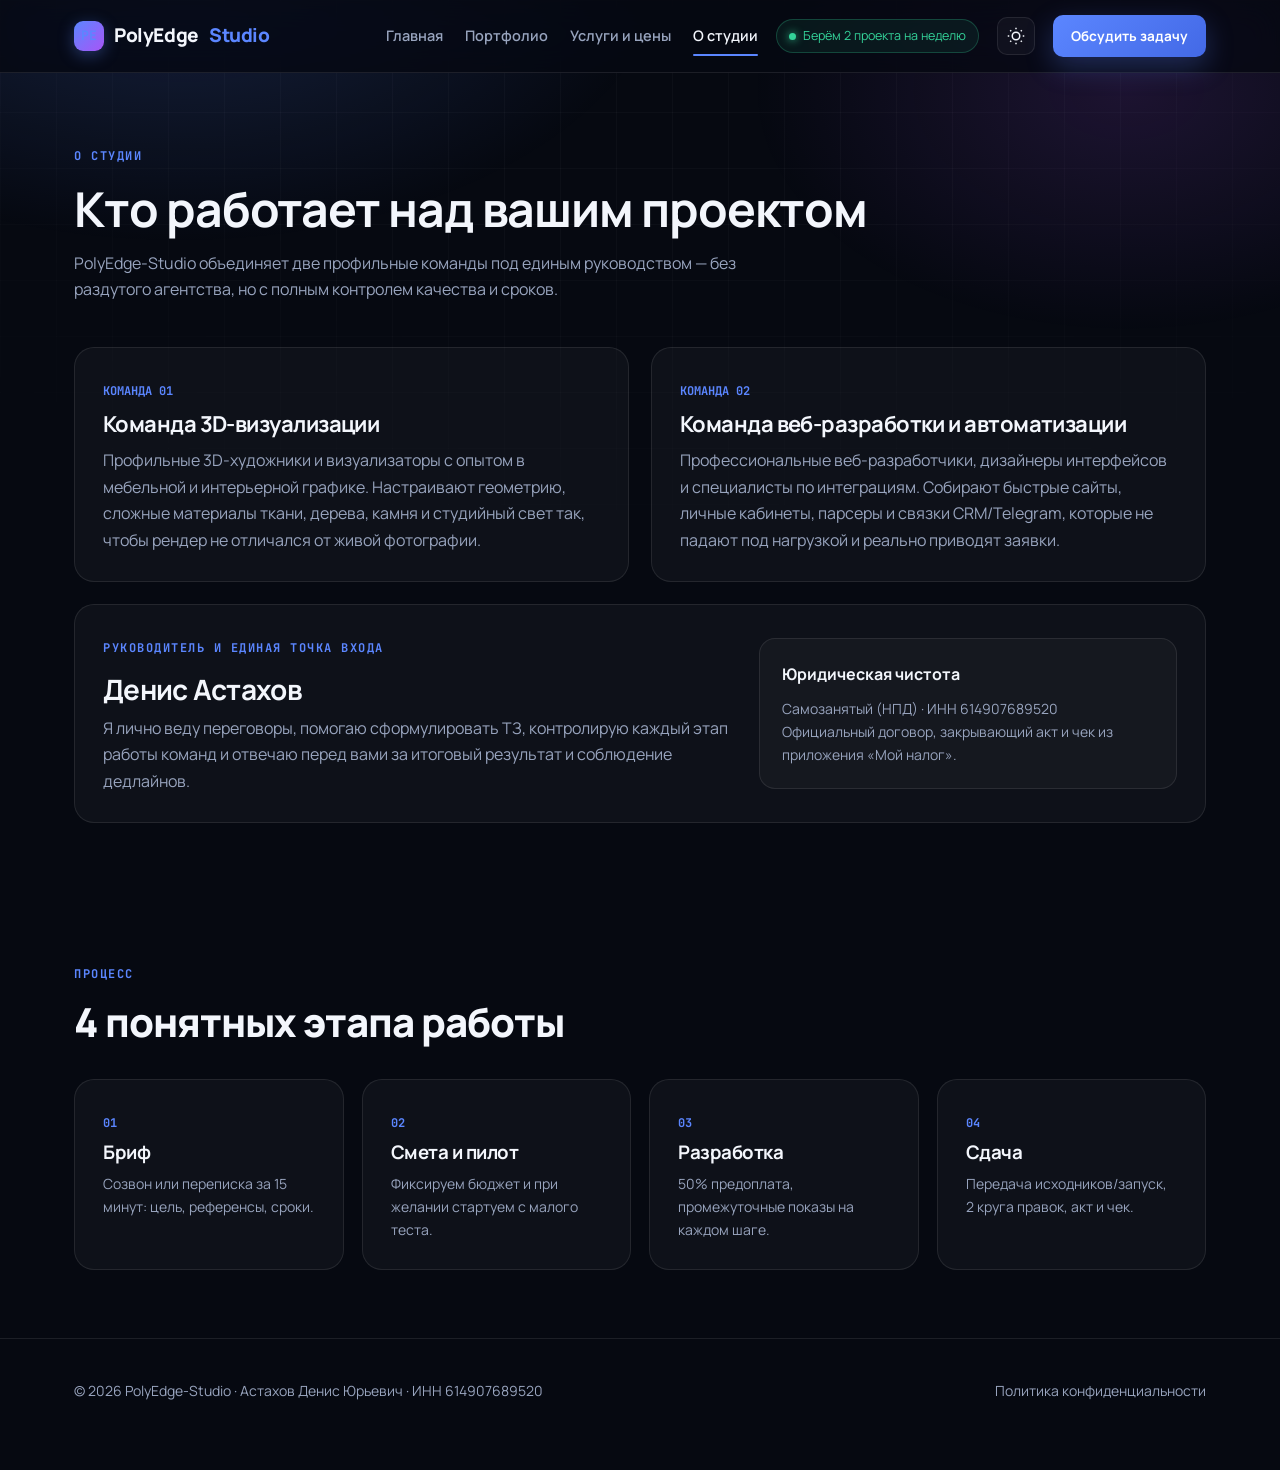
<file: about.html>
<!DOCTYPE html>
<html lang="ru">
<head>
<meta charset="utf-8">
<meta name="viewport" content="width=device-width, initial-scale=1">
<title>О студии — PolyEdge-Studio</title>
<meta name="description" content="Команда PolyEdge-Studio: профильные специалисты по 3D-визуализации, веб-разработке и автоматизации бизнеса.">
<link rel="stylesheet" href="assets/style.css?v=29">
  <link rel="icon" type="image/svg+xml" href="assets/favicon.svg">
  <link rel="icon" type="image/png" href="assets/favicon.png">
</head>
<body>
<div class="scroll-progress" id="scroll-progress"></div>
<div class="bg-grid"></div>
<div class="bg-glow"></div>

<header>
  <div class="wrap nav">
    <a class="logo" href="index.html"><span class="logo-mark">PE</span>PolyEdge<span>Studio</span></a>
    <nav class="menu">
      <a href="index.html">Главная</a>
      <a href="portfolio.html">Портфолио</a>
      <a href="services.html">Услуги и цены</a>
      <a href="about.html" class="active">О студии</a>
    </nav>
    <div class="nav-status"><span class="dot"></span>Берём 2 проекта на неделю</div>
    <button class="theme-btn" id="theme-toggle" type="button" aria-label="Сменить тему"></button>
    <a class="btn sm" href="index.html#contact">Обсудить задачу</a>
    <button class="burger" type="button" aria-label="Меню">☰</button>
  </div>
  <div class="mobile-menu">
    <a href="index.html">Главная</a>
    <a href="portfolio.html">Портфолио</a>
    <a href="services.html">Услуги и цены</a>
    <a href="about.html">О студии</a>
    <a href="index.html#contact">Обсудить задачу</a>
  </div>
</header>

<main>
  <section style="padding-bottom:24px">
    <div class="wrap">
      <span class="eyebrow">О студии</span>
      <h1 style="font-size:clamp(32px,4.5vw,48px);margin-bottom:14px">Кто работает над вашим проектом</h1>
      <p class="sub" style="max-width:700px">PolyEdge-Studio объединяет две профильные команды под единым руководством — без раздутого агентства, но с полным контролем качества и сроков.</p>
    </div>
  </section>

  <section style="padding-top:20px">
    <div class="wrap">
      <div class="grid-2">
        <div class="panel">
          <span class="bento-num">КОМАНДА 01</span>
          <h3 style="font-size:22px;margin:10px 0">Команда 3D-визуализации</h3>
          <p class="sub">Профильные 3D-художники и визуализаторы с опытом в мебельной и интерьерной графике. Настраивают геометрию, сложные материалы ткани, дерева, камня и студийный свет так, чтобы рендер не отличался от живой фотографии.</p>
        </div>
        <div class="panel">
          <span class="bento-num">КОМАНДА 02</span>
          <h3 style="font-size:22px;margin:10px 0">Команда веб-разработки и автоматизации</h3>
          <p class="sub">Профессиональные веб-разработчики, дизайнеры интерфейсов и специалисты по интеграциям. Собирают быстрые сайты, личные кабинеты, парсеры и связки CRM/Telegram, которые не падают под нагрузкой и реально приводят заявки.</p>
        </div>
      </div>

      <div class="panel" style="margin-top:22px;display:grid;grid-template-columns:1.2fr 0.8fr;gap:28px;align-items:center">
        <div>
          <span class="eyebrow">Руководитель и единая точка входа</span>
          <h2 style="font-size:28px;margin-bottom:10px">Денис Астахов</h2>
          <p class="sub">Я лично веду переговоры, помогаю сформулировать ТЗ, контролирую каждый этап работы команд и отвечаю перед вами за итоговый результат и соблюдение дедлайнов.</p>
        </div>
        <div style="background:rgba(255,255,255,.03);border:1px solid var(--border);border-radius:16px;padding:22px">
          <b style="display:block;margin-bottom:10px">Юридическая чистота</b>
          <p class="sub" style="font-size:14px">Самозанятый (НПД) · ИНН 614907689520<br>Официальный договор, закрывающий акт и чек из приложения «Мой налог».</p>
        </div>
      </div>
    </div>
  </section>

  <section>
    <div class="wrap">
      <div class="sec-head">
        <span class="eyebrow">Процесс</span>
        <h2>4 понятных этапа работы</h2>
      </div>
      <div class="grid-4">
        <div class="panel"><span class="bento-num">01</span><h3 style="margin:8px 0">Бриф</h3><p class="sub" style="font-size:14px">Созвон или переписка за 15 минут: цель, референсы, сроки.</p></div>
        <div class="panel"><span class="bento-num">02</span><h3 style="margin:8px 0">Смета и пилот</h3><p class="sub" style="font-size:14px">Фиксируем бюджет и при желании стартуем с малого теста.</p></div>
        <div class="panel"><span class="bento-num">03</span><h3 style="margin:8px 0">Разработка</h3><p class="sub" style="font-size:14px">50% предоплата, промежуточные показы на каждом шаге.</p></div>
        <div class="panel"><span class="bento-num">04</span><h3 style="margin:8px 0">Сдача</h3><p class="sub" style="font-size:14px">Передача исходников/запуск, 2 круга правок, акт и чек.</p></div>
      </div>
    </div>
  </section>
</main>

<footer>
  <div class="wrap foot">
    <div>© 2026 PolyEdge-Studio · Астахов Денис Юрьевич · ИНН 614907689520</div>
    <div><a href="privacy.html">Политика конфиденциальности</a></div>
  </div>
</footer>

<script src="assets/app.js?v=29"></script>
</body>
</html>
</file>
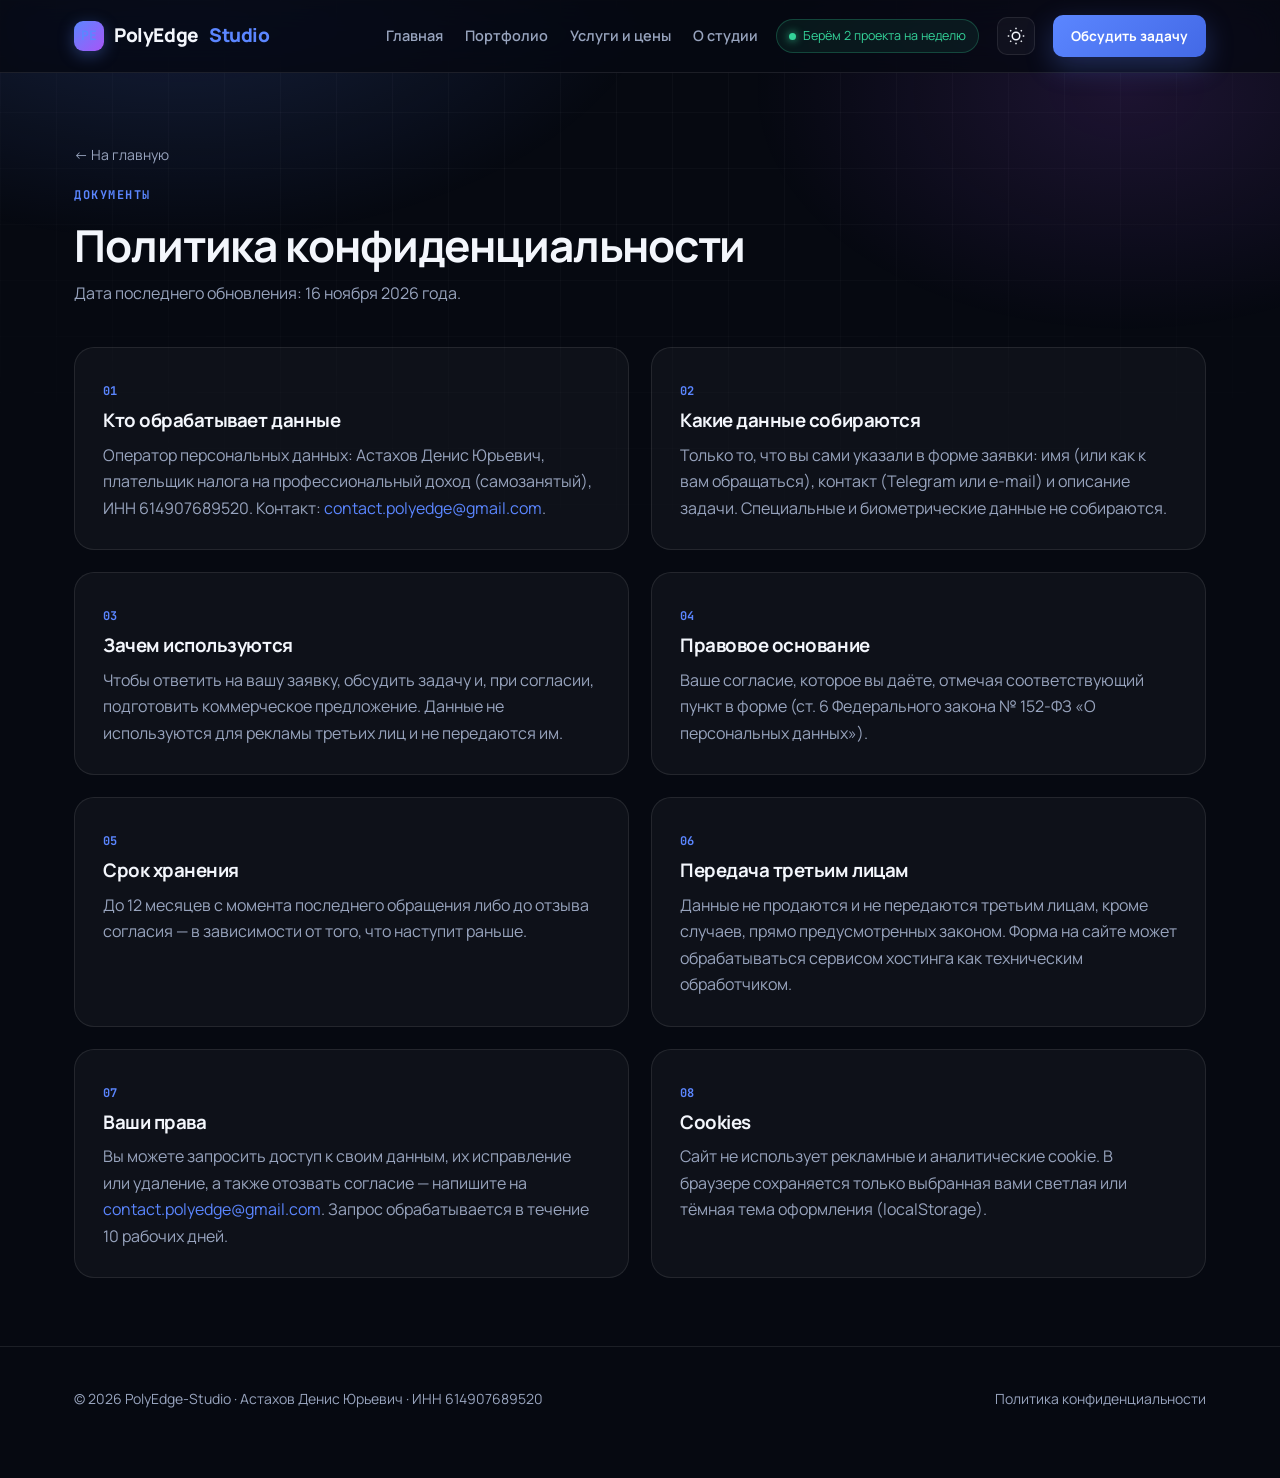
<file: privacy.html>
<!DOCTYPE html>
<html lang="ru">
<head>
<meta charset="utf-8">
<meta name="viewport" content="width=device-width, initial-scale=1">
<title>Политика конфиденциальности — PolyEdge-Studio</title>
<meta name="description" content="Политика обработки персональных данных студии PolyEdge-Studio (Астахов Денис Юрьевич).">
<link rel="stylesheet" href="assets/style.css?v=29">
  <link rel="icon" type="image/svg+xml" href="assets/favicon.svg">
  <link rel="icon" type="image/png" href="assets/favicon.png">
</head>
<body>
<div class="scroll-progress" id="scroll-progress"></div>
<div class="bg-grid"></div>
<div class="bg-glow"></div>

<header>
  <div class="wrap nav">
    <a class="logo" href="index.html"><span class="logo-mark">PE</span>PolyEdge<span>Studio</span></a>
    <nav class="menu">
      <a href="index.html">Главная</a>
      <a href="portfolio.html">Портфолио</a>
      <a href="services.html">Услуги и цены</a>
      <a href="about.html">О студии</a>
    </nav>
    <div class="nav-status"><span class="dot"></span>Берём 2 проекта на неделю</div>
    <button class="theme-btn" id="theme-toggle" type="button" aria-label="Сменить тему"></button>
    <a class="btn sm" href="index.html#contact">Обсудить задачу</a>
    <button class="burger" type="button" aria-label="Меню">☰</button>
  </div>
  <div class="mobile-menu">
    <a href="index.html">Главная</a>
    <a href="portfolio.html">Портфолио</a>
    <a href="services.html">Услуги и цены</a>
    <a href="about.html">О студии</a>
    <a href="index.html#contact">Обсудить задачу</a>
  </div>
</header>

<main>
  <section style="padding-bottom:24px">
    <div class="wrap">
      <a href="index.html" style="display:inline-flex;align-items:center;gap:6px;color:var(--muted);font-size:14px;margin-bottom:20px">← На главную</a>
      <span class="eyebrow" style="display:block">Документы</span>
      <h1 style="font-size:clamp(30px,4.2vw,44px);margin-bottom:10px">Политика конфиденциальности</h1>
      <p class="sub">Дата последнего обновления: 16 ноября 2026 года.</p>
    </div>
  </section>

  <section style="padding-top:16px">
    <div class="wrap">
      <div class="grid-2">
        <div class="panel reveal">
          <span class="bento-num">01</span>
          <h3 style="margin:8px 0 10px">Кто обрабатывает данные</h3>
          <p class="sub">Оператор персональных данных: Астахов Денис Юрьевич, плательщик налога на профессиональный доход (самозанятый), ИНН 614907689520. Контакт: <a href="mailto:contact.polyedge@gmail.com" style="color:var(--accent)">contact.polyedge@gmail.com</a>.</p>
        </div>

        <div class="panel reveal">
          <span class="bento-num">02</span>
          <h3 style="margin:8px 0 10px">Какие данные собираются</h3>
          <p class="sub">Только то, что вы сами указали в форме заявки: имя (или как к вам обращаться), контакт (Telegram или e-mail) и описание задачи. Специальные и биометрические данные не собираются.</p>
        </div>

        <div class="panel reveal">
          <span class="bento-num">03</span>
          <h3 style="margin:8px 0 10px">Зачем используются</h3>
          <p class="sub">Чтобы ответить на вашу заявку, обсудить задачу и, при согласии, подготовить коммерческое предложение. Данные не используются для рекламы третьих лиц и не передаются им.</p>
        </div>

        <div class="panel reveal">
          <span class="bento-num">04</span>
          <h3 style="margin:8px 0 10px">Правовое основание</h3>
          <p class="sub">Ваше согласие, которое вы даёте, отмечая соответствующий пункт в форме (ст. 6 Федерального закона № 152-ФЗ «О персональных данных»).</p>
        </div>

        <div class="panel reveal">
          <span class="bento-num">05</span>
          <h3 style="margin:8px 0 10px">Срок хранения</h3>
          <p class="sub">До 12 месяцев с момента последнего обращения либо до отзыва согласия — в зависимости от того, что наступит раньше.</p>
        </div>

        <div class="panel reveal">
          <span class="bento-num">06</span>
          <h3 style="margin:8px 0 10px">Передача третьим лицам</h3>
          <p class="sub">Данные не продаются и не передаются третьим лицам, кроме случаев, прямо предусмотренных законом. Форма на сайте может обрабатываться сервисом хостинга как техническим обработчиком.</p>
        </div>

        <div class="panel reveal">
          <span class="bento-num">07</span>
          <h3 style="margin:8px 0 10px">Ваши права</h3>
          <p class="sub">Вы можете запросить доступ к своим данным, их исправление или удаление, а также отозвать согласие — напишите на <a href="mailto:contact.polyedge@gmail.com" style="color:var(--accent)">contact.polyedge@gmail.com</a>. Запрос обрабатывается в течение 10 рабочих дней.</p>
        </div>

        <div class="panel reveal">
          <span class="bento-num">08</span>
          <h3 style="margin:8px 0 10px">Cookies</h3>
          <p class="sub">Сайт не использует рекламные и аналитические cookie. В браузере сохраняется только выбранная вами светлая или тёмная тема оформления (localStorage).</p>
        </div>
      </div>
    </div>
  </section>
</main>

<footer>
  <div class="wrap foot">
    <div>© 2026 PolyEdge-Studio · Астахов Денис Юрьевич · ИНН 614907689520</div>
    <div><a href="privacy.html">Политика конфиденциальности</a></div>
  </div>
</footer>

<script src="assets/app.js?v=29"></script>
</body>
</html>
</file>
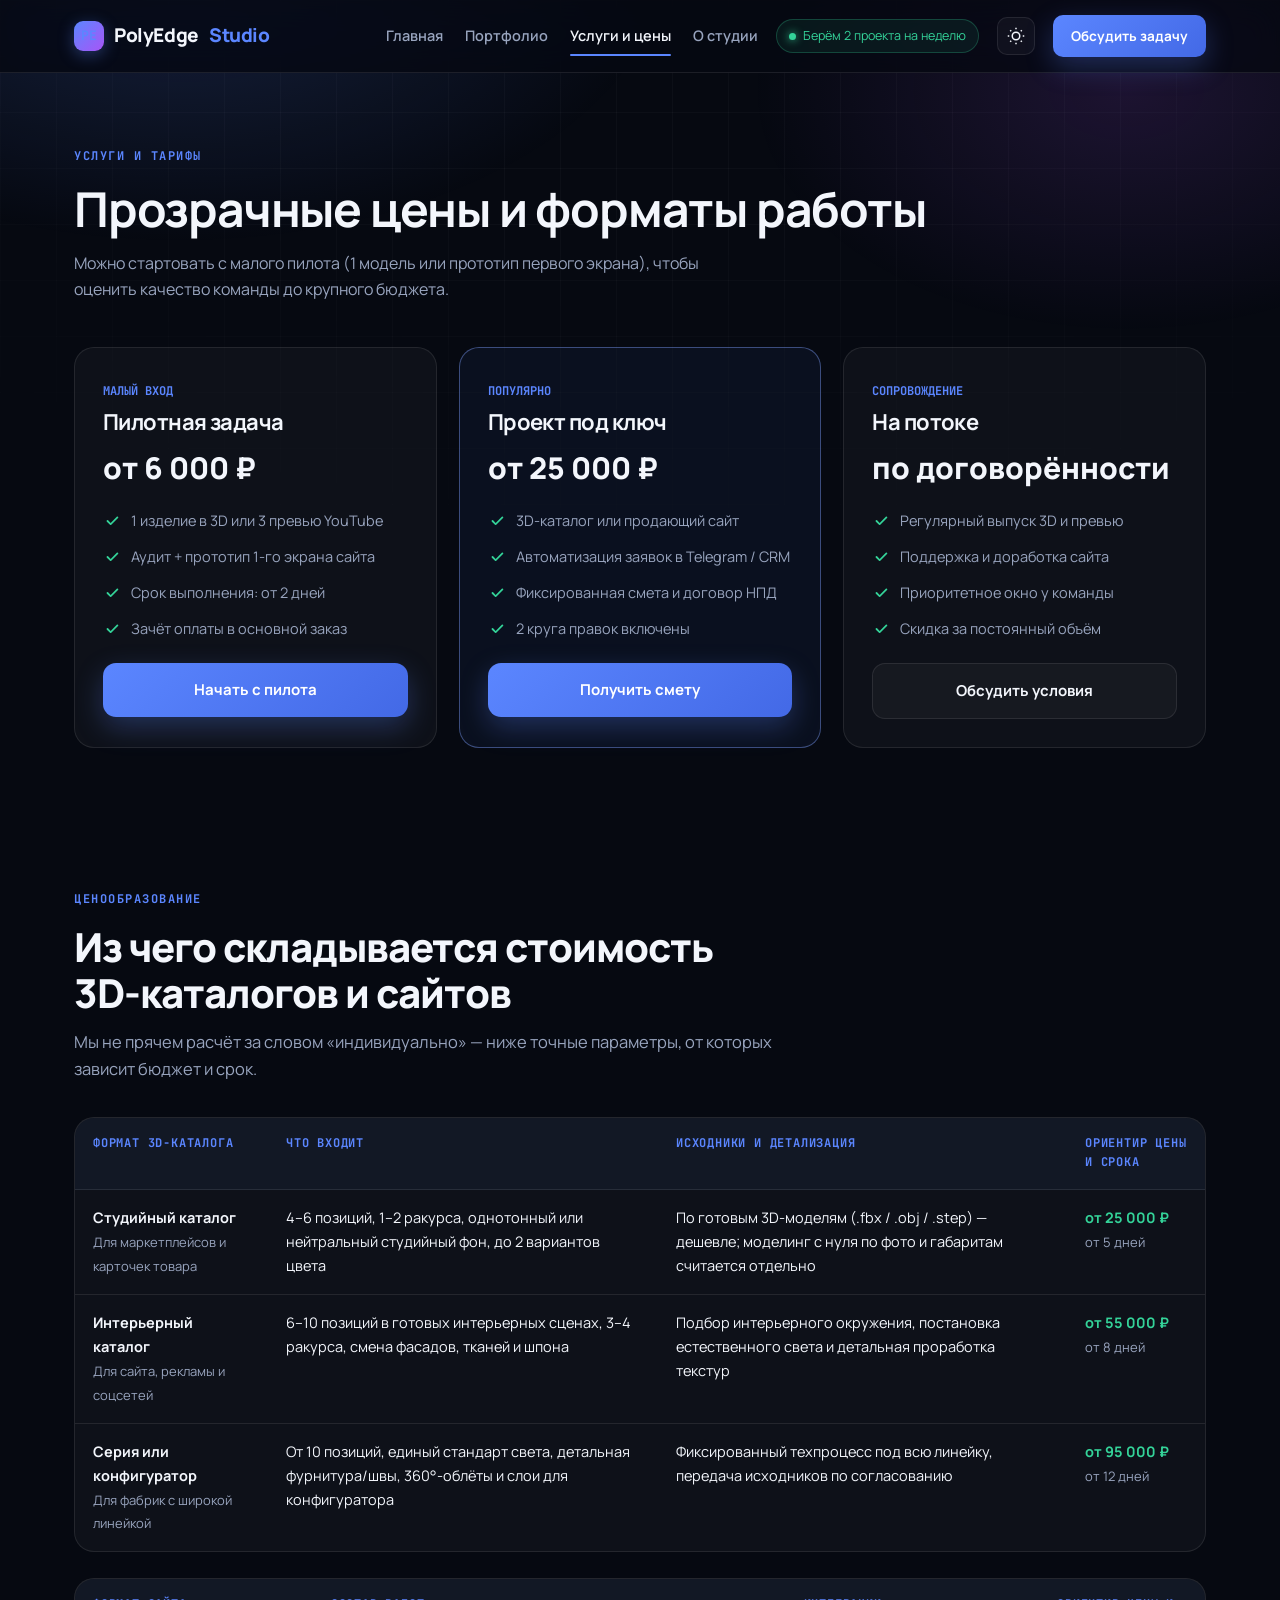
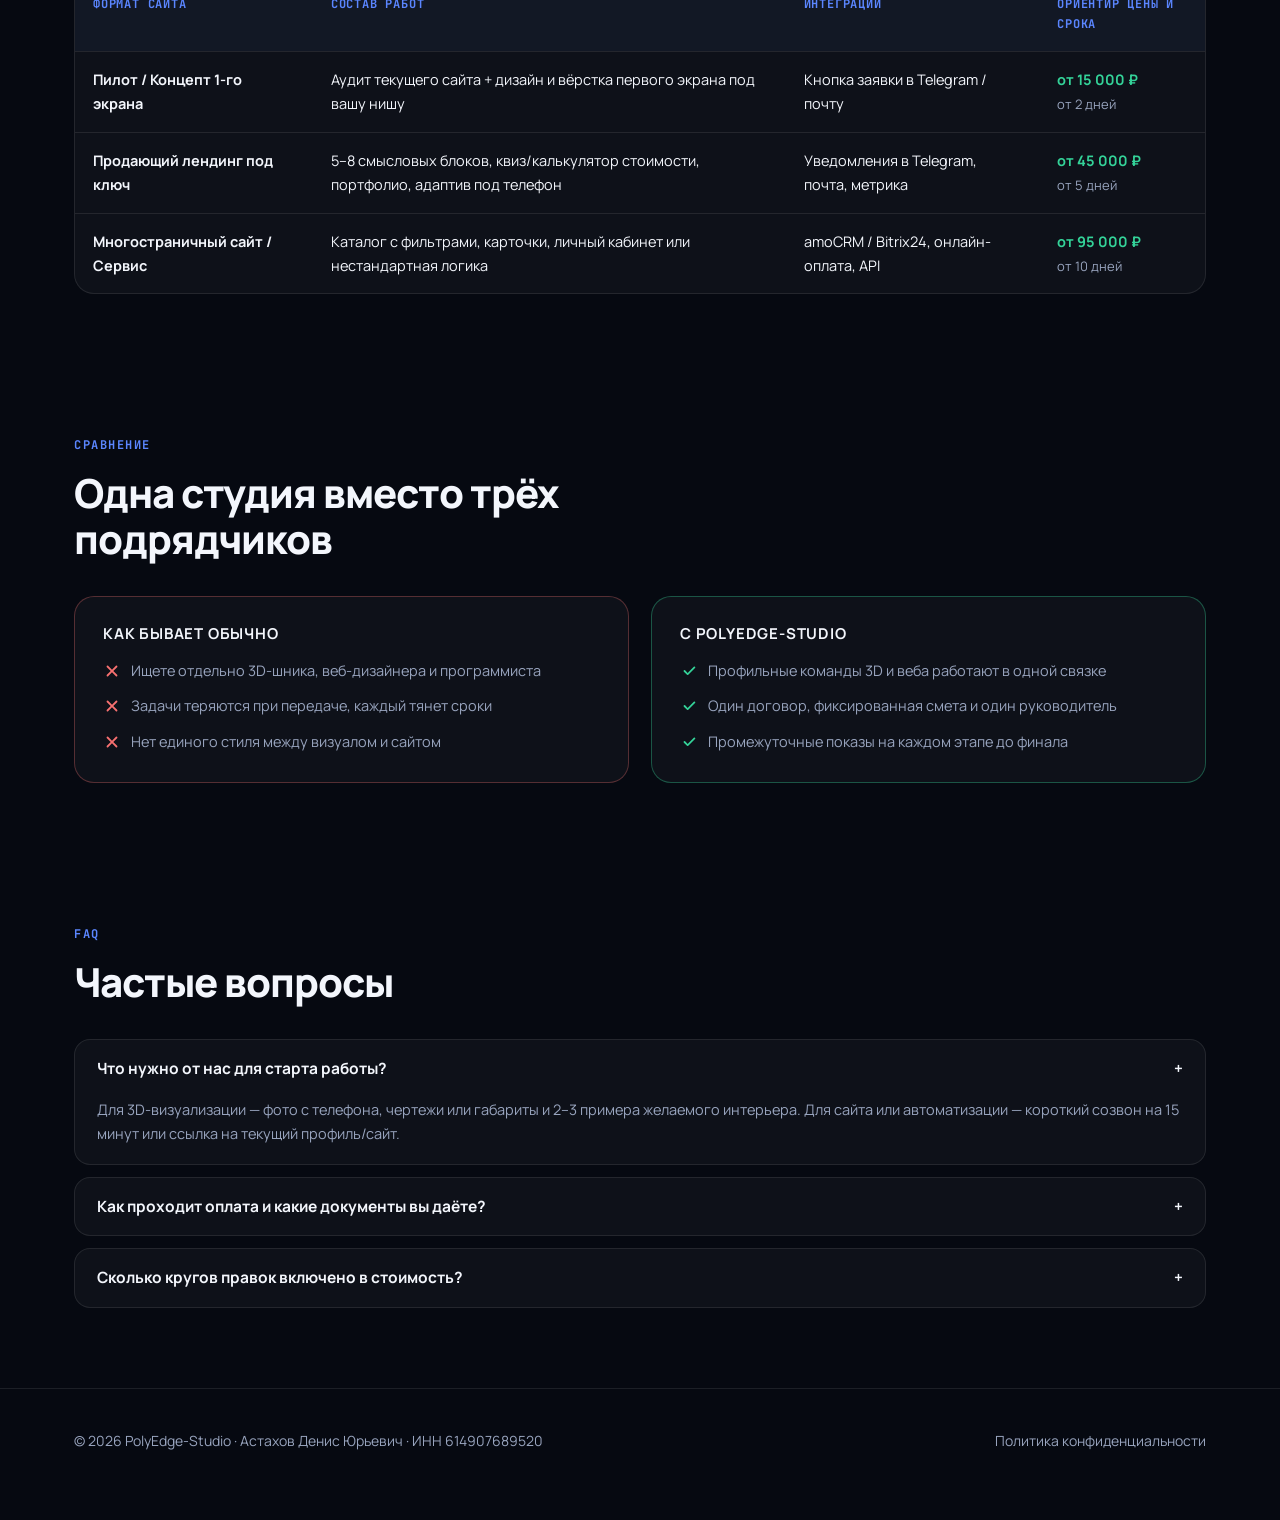
<file: services.html>
<!DOCTYPE html>
<html lang="ru">
<head>
<meta charset="utf-8">
<meta name="viewport" content="width=device-width, initial-scale=1">
<title>Услуги и цены — PolyEdge-Studio</title>
<meta name="description" content="Цены и форматы работы PolyEdge-Studio: 3D-визуализация, сайты, автоматизация заявок, превью для YouTube и SaaS.">
<link rel="stylesheet" href="assets/style.css?v=29">
  <link rel="icon" type="image/svg+xml" href="assets/favicon.svg">
  <link rel="icon" type="image/png" href="assets/favicon.png">
</head>
<body>
<div class="scroll-progress" id="scroll-progress"></div>
<div class="bg-grid"></div>
<div class="bg-glow"></div>

<header>
  <div class="wrap nav">
    <a class="logo" href="index.html"><span class="logo-mark">PE</span>PolyEdge<span>Studio</span></a>
    <nav class="menu">
      <a href="index.html">Главная</a>
      <a href="portfolio.html">Портфолио</a>
      <a href="services.html" class="active">Услуги и цены</a>
      <a href="about.html">О студии</a>
    </nav>
    <div class="nav-status"><span class="dot"></span>Берём 2 проекта на неделю</div>
    <button class="theme-btn" id="theme-toggle" type="button" aria-label="Сменить тему"></button>
    <a class="btn sm" href="index.html#contact">Обсудить задачу</a>
    <button class="burger" type="button" aria-label="Меню">☰</button>
  </div>
  <div class="mobile-menu">
    <a href="index.html">Главная</a>
    <a href="portfolio.html">Портфолио</a>
    <a href="services.html">Услуги и цены</a>
    <a href="about.html">О студии</a>
    <a href="index.html#contact">Обсудить задачу</a>
  </div>
</header>

<main>
  <section style="padding-bottom:24px">
    <div class="wrap">
      <span class="eyebrow">Услуги и тарифы</span>
      <h1 style="font-size:clamp(32px,4.5vw,48px);margin-bottom:14px">Прозрачные цены и форматы работы</h1>
      <p class="sub" style="max-width:680px">Можно стартовать с малого пилота (1 модель или прототип первого экрана), чтобы оценить качество команды до крупного бюджета.</p>
    </div>
  </section>

  <section style="padding-top:20px">
    <div class="wrap">
      <div class="grid-3">
        <div class="panel">
          <span class="bento-num">МАЛЫЙ ВХОД</span>
          <h3 style="font-size:22px;margin:8px 0">Пилотная задача</h3>
          <div style="font-size:30px;font-weight:800;margin-bottom:12px">от 6 000 ₽</div>
          <ul class="check-list">
            <li><svg class="ico good" viewBox="0 0 20 20" fill="currentColor"><path fill-rule="evenodd" d="M16.704 5.29a1 1 0 010 1.42l-7.5 7.5a1 1 0 01-1.414 0l-3.5-3.5a1 1 0 111.414-1.42L8.5 12.086l6.79-6.796a1 1 0 011.414 0z" clip-rule="evenodd"/></svg><span>1 изделие в 3D или 3 превью YouTube</span></li>
            <li><svg class="ico good" viewBox="0 0 20 20" fill="currentColor"><path fill-rule="evenodd" d="M16.704 5.29a1 1 0 010 1.42l-7.5 7.5a1 1 0 01-1.414 0l-3.5-3.5a1 1 0 111.414-1.42L8.5 12.086l6.79-6.796a1 1 0 011.414 0z" clip-rule="evenodd"/></svg><span>Аудит + прототип 1-го экрана сайта</span></li>
            <li><svg class="ico good" viewBox="0 0 20 20" fill="currentColor"><path fill-rule="evenodd" d="M16.704 5.29a1 1 0 010 1.42l-7.5 7.5a1 1 0 01-1.414 0l-3.5-3.5a1 1 0 111.414-1.42L8.5 12.086l6.79-6.796a1 1 0 011.414 0z" clip-rule="evenodd"/></svg><span>Срок выполнения: от 2 дней</span></li>
            <li><svg class="ico good" viewBox="0 0 20 20" fill="currentColor"><path fill-rule="evenodd" d="M16.704 5.29a1 1 0 010 1.42l-7.5 7.5a1 1 0 01-1.414 0l-3.5-3.5a1 1 0 111.414-1.42L8.5 12.086l6.79-6.796a1 1 0 011.414 0z" clip-rule="evenodd"/></svg><span>Зачёт оплаты в основной заказ</span></li>
          </ul>
          <a class="btn" href="index.html#contact" style="width:100%;margin-top:22px">Начать с пилота</a>
        </div>

        <div class="panel" style="border-color:var(--border-strong);background:rgba(91,134,255,.06)">
          <span class="bento-num">ПОПУЛЯРНО</span>
          <h3 style="font-size:22px;margin:8px 0">Проект под ключ</h3>
          <div style="font-size:30px;font-weight:800;margin-bottom:12px">от 25 000 ₽</div>
          <ul class="check-list">
            <li><svg class="ico good" viewBox="0 0 20 20" fill="currentColor"><path fill-rule="evenodd" d="M16.704 5.29a1 1 0 010 1.42l-7.5 7.5a1 1 0 01-1.414 0l-3.5-3.5a1 1 0 111.414-1.42L8.5 12.086l6.79-6.796a1 1 0 011.414 0z" clip-rule="evenodd"/></svg><span>3D-каталог или продающий сайт</span></li>
            <li><svg class="ico good" viewBox="0 0 20 20" fill="currentColor"><path fill-rule="evenodd" d="M16.704 5.29a1 1 0 010 1.42l-7.5 7.5a1 1 0 01-1.414 0l-3.5-3.5a1 1 0 111.414-1.42L8.5 12.086l6.79-6.796a1 1 0 011.414 0z" clip-rule="evenodd"/></svg><span>Автоматизация заявок в Telegram / CRM</span></li>
            <li><svg class="ico good" viewBox="0 0 20 20" fill="currentColor"><path fill-rule="evenodd" d="M16.704 5.29a1 1 0 010 1.42l-7.5 7.5a1 1 0 01-1.414 0l-3.5-3.5a1 1 0 111.414-1.42L8.5 12.086l6.79-6.796a1 1 0 011.414 0z" clip-rule="evenodd"/></svg><span>Фиксированная смета и договор НПД</span></li>
            <li><svg class="ico good" viewBox="0 0 20 20" fill="currentColor"><path fill-rule="evenodd" d="M16.704 5.29a1 1 0 010 1.42l-7.5 7.5a1 1 0 01-1.414 0l-3.5-3.5a1 1 0 111.414-1.42L8.5 12.086l6.79-6.796a1 1 0 011.414 0z" clip-rule="evenodd"/></svg><span>2 круга правок включены</span></li>
          </ul>
          <a class="btn" href="index.html#contact" style="width:100%;margin-top:22px">Получить смету</a>
        </div>

        <div class="panel">
          <span class="bento-num">СОПРОВОЖДЕНИЕ</span>
          <h3 style="font-size:22px;margin:8px 0">На потоке</h3>
          <div style="font-size:30px;font-weight:800;margin-bottom:12px">по договорённости</div>
          <ul class="check-list">
            <li><svg class="ico good" viewBox="0 0 20 20" fill="currentColor"><path fill-rule="evenodd" d="M16.704 5.29a1 1 0 010 1.42l-7.5 7.5a1 1 0 01-1.414 0l-3.5-3.5a1 1 0 111.414-1.42L8.5 12.086l6.79-6.796a1 1 0 011.414 0z" clip-rule="evenodd"/></svg><span>Регулярный выпуск 3D и превью</span></li>
            <li><svg class="ico good" viewBox="0 0 20 20" fill="currentColor"><path fill-rule="evenodd" d="M16.704 5.29a1 1 0 010 1.42l-7.5 7.5a1 1 0 01-1.414 0l-3.5-3.5a1 1 0 111.414-1.42L8.5 12.086l6.79-6.796a1 1 0 011.414 0z" clip-rule="evenodd"/></svg><span>Поддержка и доработка сайта</span></li>
            <li><svg class="ico good" viewBox="0 0 20 20" fill="currentColor"><path fill-rule="evenodd" d="M16.704 5.29a1 1 0 010 1.42l-7.5 7.5a1 1 0 01-1.414 0l-3.5-3.5a1 1 0 111.414-1.42L8.5 12.086l6.79-6.796a1 1 0 011.414 0z" clip-rule="evenodd"/></svg><span>Приоритетное окно у команды</span></li>
            <li><svg class="ico good" viewBox="0 0 20 20" fill="currentColor"><path fill-rule="evenodd" d="M16.704 5.29a1 1 0 010 1.42l-7.5 7.5a1 1 0 01-1.414 0l-3.5-3.5a1 1 0 111.414-1.42L8.5 12.086l6.79-6.796a1 1 0 011.414 0z" clip-rule="evenodd"/></svg><span>Скидка за постоянный объём</span></li>
          </ul>
          <a class="btn ghost" href="index.html#contact" style="width:100%;margin-top:22px">Обсудить условия</a>
        </div>
      </div>
    </div>
  </section>


  <section>
    <div class="wrap">
      <div class="sec-head">
        <span class="eyebrow">Ценообразование</span>
        <h2>Из чего складывается стоимость 3D-каталогов и сайтов</h2>
        <p class="sub">Мы не прячем расчёт за словом «индивидуально» — ниже точные параметры, от которых зависит бюджет и срок.</p>
      </div>

      <div class="price-table-wrap" style="margin-bottom:26px">
        <table class="price-table">
          <thead>
            <tr>
              <th>Формат 3D-каталога</th>
              <th>Что входит</th>
              <th>Исходники и детализация</th>
              <th>Ориентир цены и срока</th>
            </tr>
          </thead>
          <tbody>
            <tr>
              <td><b>Студийный каталог</b><br><span style="color:var(--muted);font-size:13px">Для маркетплейсов и карточек товара</span></td>
              <td>4–6 позиций, 1–2 ракурса, однотонный или нейтральный студийный фон, до 2 вариантов цвета</td>
              <td>По готовым 3D-моделям (.fbx / .obj / .step) — дешевле; моделинг с нуля по фото и габаритам считается отдельно</td>
              <td><b style="color:var(--ok)">от 25 000 ₽</b><br><span style="color:var(--muted);font-size:13px">от 5 дней</span></td>
            </tr>
            <tr>
              <td><b>Интерьерный каталог</b><br><span style="color:var(--muted);font-size:13px">Для сайта, рекламы и соцсетей</span></td>
              <td>6–10 позиций в готовых интерьерных сценах, 3–4 ракурса, смена фасадов, тканей и шпона</td>
              <td>Подбор интерьерного окружения, постановка естественного света и детальная проработка текстур</td>
              <td><b style="color:var(--ok)">от 55 000 ₽</b><br><span style="color:var(--muted);font-size:13px">от 8 дней</span></td>
            </tr>
            <tr>
              <td><b>Серия или конфигуратор</b><br><span style="color:var(--muted);font-size:13px">Для фабрик с широкой линейкой</span></td>
              <td>От 10 позиций, единый стандарт света, детальная фурнитура/швы, 360°-облёты и слои для конфигуратора</td>
              <td>Фиксированный техпроцесс под всю линейку, передача исходников по согласованию</td>
              <td><b style="color:var(--ok)">от 95 000 ₽</b><br><span style="color:var(--muted);font-size:13px">от 12 дней</span></td>
            </tr>
          </tbody>
        </table>
      </div>

      <div class="price-table-wrap">
        <table class="price-table">
          <thead>
            <tr>
              <th>Формат сайта</th>
              <th>Состав работ</th>
              <th>Интеграции</th>
              <th>Ориентир цены и срока</th>
            </tr>
          </thead>
          <tbody>
            <tr>
              <td><b>Пилот / Концепт 1-го экрана</b></td>
              <td>Аудит текущего сайта + дизайн и вёрстка первого экрана под вашу нишу</td>
              <td>Кнопка заявки в Telegram / почту</td>
              <td><b style="color:var(--ok)">от 15 000 ₽</b><br><span style="color:var(--muted);font-size:13px">от 2 дней</span></td>
            </tr>
            <tr>
              <td><b>Продающий лендинг под ключ</b></td>
              <td>5–8 смысловых блоков, квиз/калькулятор стоимости, портфолио, адаптив под телефон</td>
              <td>Уведомления в Telegram, почта, метрика</td>
              <td><b style="color:var(--ok)">от 45 000 ₽</b><br><span style="color:var(--muted);font-size:13px">от 5 дней</span></td>
            </tr>
            <tr>
              <td><b>Многостраничный сайт / Сервис</b></td>
              <td>Каталог с фильтрами, карточки, личный кабинет или нестандартная логика</td>
              <td>amoCRM / Bitrix24, онлайн-оплата, API</td>
              <td><b style="color:var(--ok)">от 95 000 ₽</b><br><span style="color:var(--muted);font-size:13px">от 10 дней</span></td>
            </tr>
          </tbody>
        </table>
      </div>
    </div>
  </section>

  <section>
    <div class="wrap">
      <div class="sec-head">
        <span class="eyebrow">Сравнение</span>
        <h2>Одна студия вместо трёх подрядчиков</h2>
      </div>
      <div class="grid-2">
        <div class="panel bad">
          <h3 style="font-size:15px;text-transform:uppercase;letter-spacing:.8px">Как бывает обычно</h3>
          <ul class="check-list">
            <li><svg class="ico bad" viewBox="0 0 20 20" fill="currentColor"><path fill-rule="evenodd" d="M4.293 4.293a1 1 0 011.414 0L10 8.586l4.293-4.293a1 1 0 111.414 1.414L11.414 10l4.293 4.293a1 1 0 01-1.414 1.414L10 11.414l-4.293 4.293a1 1 0 01-1.414-1.414L8.586 10 4.293 5.707a1 1 0 010-1.414z" clip-rule="evenodd"/></svg><span>Ищете отдельно 3D-шника, веб-дизайнера и программиста</span></li>
            <li><svg class="ico bad" viewBox="0 0 20 20" fill="currentColor"><path fill-rule="evenodd" d="M4.293 4.293a1 1 0 011.414 0L10 8.586l4.293-4.293a1 1 0 111.414 1.414L11.414 10l4.293 4.293a1 1 0 01-1.414 1.414L10 11.414l-4.293 4.293a1 1 0 01-1.414-1.414L8.586 10 4.293 5.707a1 1 0 010-1.414z" clip-rule="evenodd"/></svg><span>Задачи теряются при передаче, каждый тянет сроки</span></li>
            <li><svg class="ico bad" viewBox="0 0 20 20" fill="currentColor"><path fill-rule="evenodd" d="M4.293 4.293a1 1 0 011.414 0L10 8.586l4.293-4.293a1 1 0 111.414 1.414L11.414 10l4.293 4.293a1 1 0 01-1.414 1.414L10 11.414l-4.293 4.293a1 1 0 01-1.414-1.414L8.586 10 4.293 5.707a1 1 0 010-1.414z" clip-rule="evenodd"/></svg><span>Нет единого стиля между визуалом и сайтом</span></li>
          </ul>
        </div>
        <div class="panel good">
          <h3 style="font-size:15px;text-transform:uppercase;letter-spacing:.8px">С PolyEdge-Studio</h3>
          <ul class="check-list">
            <li><svg class="ico good" viewBox="0 0 20 20" fill="currentColor"><path fill-rule="evenodd" d="M16.704 5.29a1 1 0 010 1.42l-7.5 7.5a1 1 0 01-1.414 0l-3.5-3.5a1 1 0 111.414-1.42L8.5 12.086l6.79-6.796a1 1 0 011.414 0z" clip-rule="evenodd"/></svg><span>Профильные команды 3D и веба работают в одной связке</span></li>
            <li><svg class="ico good" viewBox="0 0 20 20" fill="currentColor"><path fill-rule="evenodd" d="M16.704 5.29a1 1 0 010 1.42l-7.5 7.5a1 1 0 01-1.414 0l-3.5-3.5a1 1 0 111.414-1.42L8.5 12.086l6.79-6.796a1 1 0 011.414 0z" clip-rule="evenodd"/></svg><span>Один договор, фиксированная смета и один руководитель</span></li>
            <li><svg class="ico good" viewBox="0 0 20 20" fill="currentColor"><path fill-rule="evenodd" d="M16.704 5.29a1 1 0 010 1.42l-7.5 7.5a1 1 0 01-1.414 0l-3.5-3.5a1 1 0 111.414-1.42L8.5 12.086l6.79-6.796a1 1 0 011.414 0z" clip-rule="evenodd"/></svg><span>Промежуточные показы на каждом этапе до финала</span></li>
          </ul>
        </div>
      </div>
    </div>
  </section>

  <section>
    <div class="wrap">
      <div class="sec-head">
        <span class="eyebrow">FAQ</span>
        <h2>Частые вопросы</h2>
      </div>
      <div class="faq-item open">
        <button class="faq-q" type="button">Что нужно от нас для старта работы? <span>+</span></button>
        <div class="faq-a">Для 3D-визуализации — фото с телефона, чертежи или габариты и 2–3 примера желаемого интерьера. Для сайта или автоматизации — короткий созвон на 15 минут или ссылка на текущий профиль/сайт.</div>
      </div>
      <div class="faq-item">
        <button class="faq-q" type="button">Как проходит оплата и какие документы вы даёте? <span>+</span></button>
        <div class="faq-a">Работаем официально через самозанятость (НПД): 50% предоплата для старта, 50% — после утверждения результата перед передачей финальных файлов или переносом сайта. Выдаём договор, акт и чек из «Мой налог».</div>
      </div>
      <div class="faq-item">
        <button class="faq-q" type="button">Сколько кругов правок включено в стоимость? <span>+</span></button>
        <div class="faq-a">По умолчанию включены 2 круга правок по цветам, текстам, свету и деталям в рамках согласованного ТЗ.</div>
      </div>
    </div>
  </section>
</main>

<footer>
  <div class="wrap foot">
    <div>© 2026 PolyEdge-Studio · Астахов Денис Юрьевич · ИНН 614907689520</div>
    <div><a href="privacy.html">Политика конфиденциальности</a></div>
  </div>
</footer>

<script src="assets/app.js?v=29"></script>
</body>
</html>
</file>
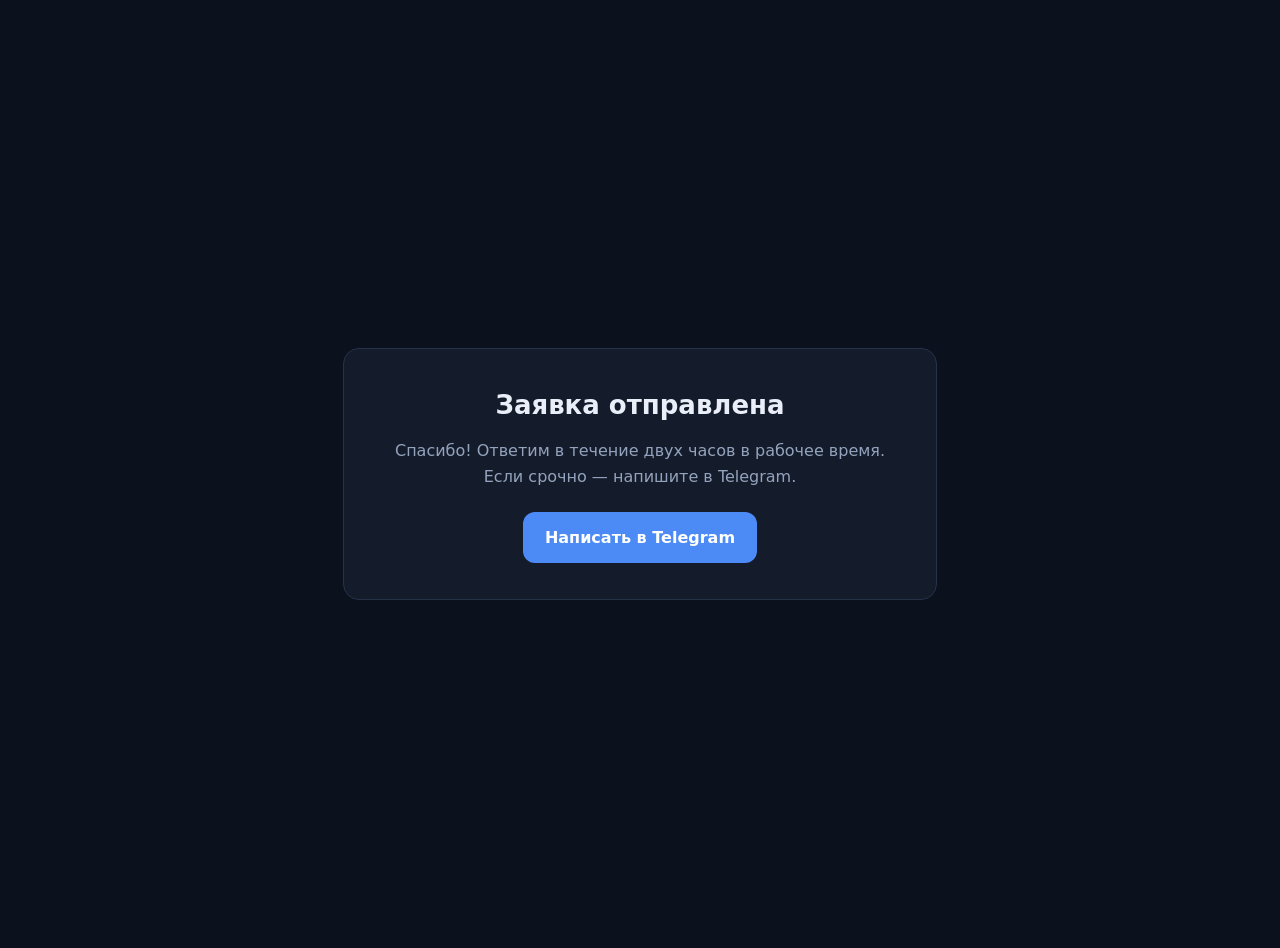
<file: spasibo.html>
<!DOCTYPE html>
<html lang="ru">
<head>
<meta charset="utf-8">
<meta name="viewport" content="width=device-width, initial-scale=1">
<title>Заявка отправлена — PolyEdge Studio</title>
<style>
  body{margin:0;min-height:100vh;display:grid;place-items:center;background:#0b111d;color:#e9eef8;
       font:16px/1.6 "Segoe UI",system-ui,Arial,sans-serif;padding:24px;text-align:center}
  .card{max-width:520px;background:#141c2b;border:1px solid #26324a;border-radius:16px;padding:36px}
  h1{margin:0 0 12px;font-size:26px}
  p{color:#94a3bd;margin:0 0 22px}
  a{display:inline-block;padding:13px 22px;border-radius:12px;background:#4c8bf5;color:#fff;
    text-decoration:none;font-weight:600}
</style>
  <link rel="icon" type="image/svg+xml" href="assets/favicon.svg">
  <link rel="icon" type="image/png" href="assets/favicon.png">
</head>
<body>
  <div class="card">
    <h1>Заявка отправлена</h1>
    <p>Спасибо! Ответим в течение двух часов в рабочее время. Если срочно — напишите в Telegram.</p>
    <a href="https://t.me/denis_polyedge" target="_blank" rel="noopener">Написать в Telegram</a>
  </div>
</body>
</html>
</file>
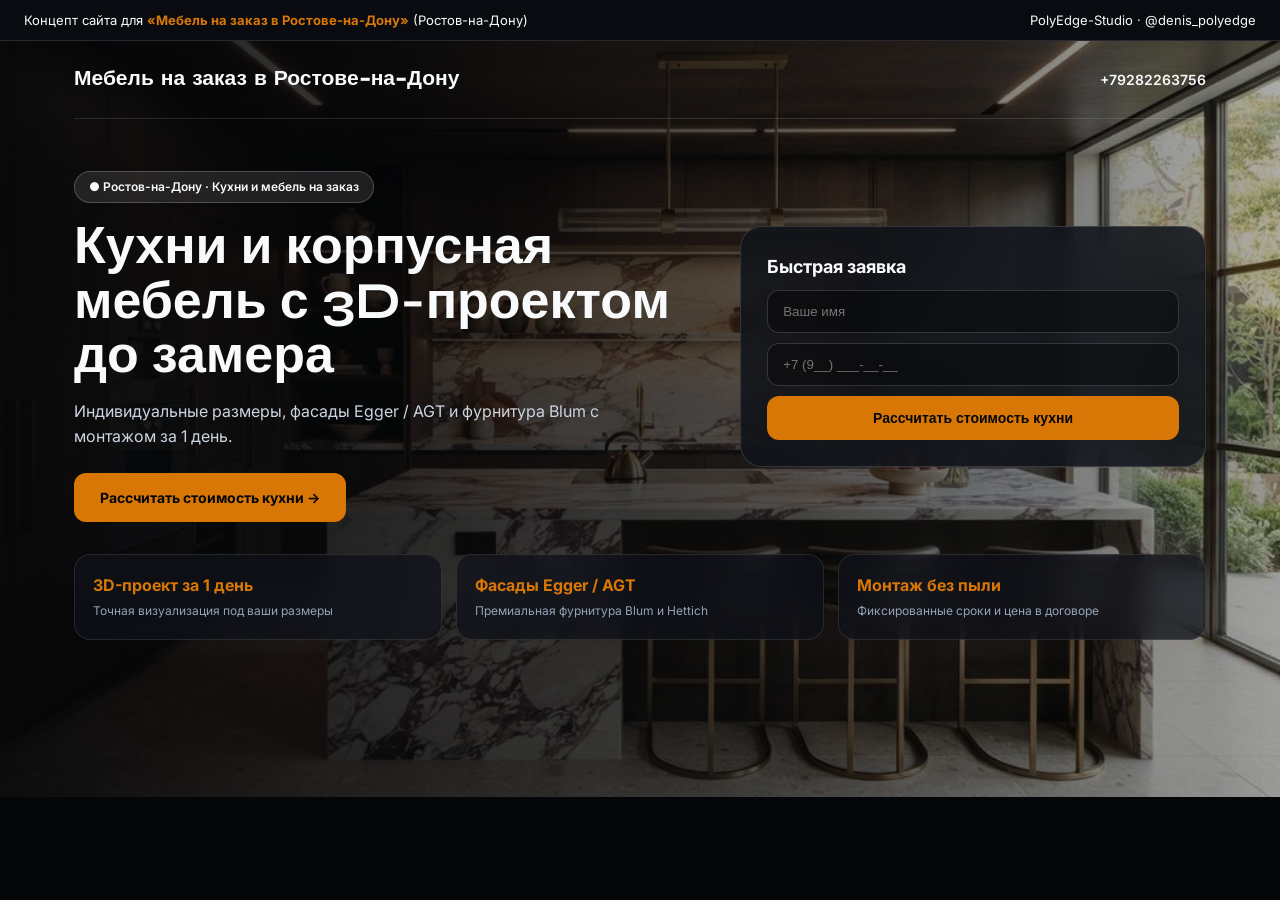
<file: cases/case_mebel.html>
<!DOCTYPE html><html lang="ru"><head><meta charset="UTF-8"><meta name="viewport" content="width=device-width,initial-scale=1.0">
<title>Мебель на заказ в Ростове-на-Дону — Ростов-на-Дону</title>
<link href="https://fonts.googleapis.com/css2?family=Inter:wght@400;500;600;700&family=Syne:wght@700;800&display=swap" rel="stylesheet">
<style>
*{box-sizing:border-box;margin:0;padding:0}body{background:#050608;color:#F8FAFC;font-family:'Inter',sans-serif;line-height:1.55}
.ribbon{background:rgba(10,12,18,0.92);border-bottom:1px solid rgba(255,255,255,0.12);padding:10px 24px;font-size:13px;display:flex;justify-content:space-between;flex-wrap:wrap;gap:8px}
.ribbon strong{color:#D97706}.hero-wrap{position:relative;min-height:84vh;display:flex;flex-direction:column;justify-content:space-between;background:url('[data-uri]') center/cover no-repeat}
.hero-overlay{position:absolute;inset:0;background:linear-gradient(90deg,rgba(5,6,8,0.93) 0%,rgba(5,6,8,0.68) 55%,rgba(5,6,8,0.32) 100%)}
.wrap{max-width:1180px;margin:0 auto;padding:0 24px;position:relative;z-index:2;width:100%}
header{padding:22px 0;display:flex;justify-content:space-between;align-items:center;border-bottom:1px solid rgba(255,255,255,0.12)}
.logo{font-family:'Syne',sans-serif;font-size:21px;font-weight:800}
.hero-grid{padding:52px 0 32px;display:grid;grid-template-columns:1.15fr 0.85fr;gap:36px;align-items:center}
.pill{display:inline-block;padding:6px 14px;border-radius:999px;background:rgba(255,255,255,0.1);border:1px solid rgba(255,255,255,0.2);font-size:12px;font-weight:600;margin-bottom:16px}
h1{font-family:'Syne',sans-serif;font-size:clamp(30px,4.2vw,52px);line-height:1.05;margin-bottom:16px}
.sub{color:#CBD5E1;font-size:16px;margin-bottom:24px;max-width:540px}
.btn{display:inline-flex;align-items:center;justify-content:center;padding:14px 26px;border-radius:12px;background:#D97706;color:#050608;font-weight:700;font-size:14px;text-decoration:none;border:none;cursor:pointer}
.card{background:rgba(15,18,26,0.84);backdrop-filter:blur(18px);border:1px solid rgba(255,255,255,0.14);border-radius:22px;padding:26px}
input{width:100%;padding:13px 15px;border-radius:12px;border:1px solid rgba(255,255,255,0.16);background:rgba(0,0,0,0.35);color:#fff;margin-bottom:10px}
.bento{display:grid;grid-template-columns:repeat(3,1fr);gap:14px;padding-bottom:32px}
.b-card{background:rgba(15,18,26,0.74);backdrop-filter:blur(14px);border:1px solid rgba(255,255,255,0.1);border-radius:16px;padding:18px}
.b-t{font-weight:700;color:#D97706;margin-bottom:4px}.b-d{font-size:12px;color:#94A3B8}
.toast{display:none;margin-top:10px;padding:10px;border-radius:10px;background:rgba(16,185,129,0.18);color:#6EE7B7;font-size:13px}
@media(max-width:900px){.hero-grid,.bento{grid-template-columns:1fr}}
</style></head><body><div class='ribbon'><span>Концепт сайта для <strong>«Мебель на заказ в Ростове-на-Дону»</strong> (Ростов-на-Дону)</span><span>PolyEdge-Studio · @denis_polyedge</span></div><div class="hero-wrap"><div class="hero-overlay"></div><div class="wrap">
<header><div class="logo">Мебель на заказ в Ростове-на-Дону</div><div style="font-size:14px;font-weight:600;">+79282263756</div></header>
<div class="hero-grid"><div><div class="pill">● Ростов-на-Дону · Кухни и мебель на заказ</div><h1>Кухни и корпусная мебель с 3D-проектом до замера</h1>
<p class="sub">Индивидуальные размеры, фасады Egger / AGT и фурнитура Blum с монтажом за 1 день.</p><a href="#form" class="btn">Рассчитать стоимость кухни →</a></div>
<div class="card" id="form"><div style="font-weight:700;font-size:18px;margin-bottom:10px;">Быстрая заявка</div>
<input type="text" placeholder="Ваше имя"><input type="tel" placeholder="+7 (9__) ___-__-__">
<button class="btn" style="width:100%;" onclick="document.getElementById('ok').style.display='block'">Рассчитать стоимость кухни</button>
<div class="toast" id="ok">✓ Заявка отправлена! Мы свяжемся с вами в ближайшее время.</div></div></div>
<div class="bento"><div class='b-card'><div class='b-t'>3D-проект за 1 день</div><div class='b-d'>Точная визуализация под ваши размеры</div></div><div class='b-card'><div class='b-t'>Фасады Egger / AGT</div><div class='b-d'>Премиальная фурнитура Blum и Hettich</div></div><div class='b-card'><div class='b-t'>Монтаж без пыли</div><div class='b-d'>Фиксированные сроки и цена в договоре</div></div></div></div></div></body></html>
</file>
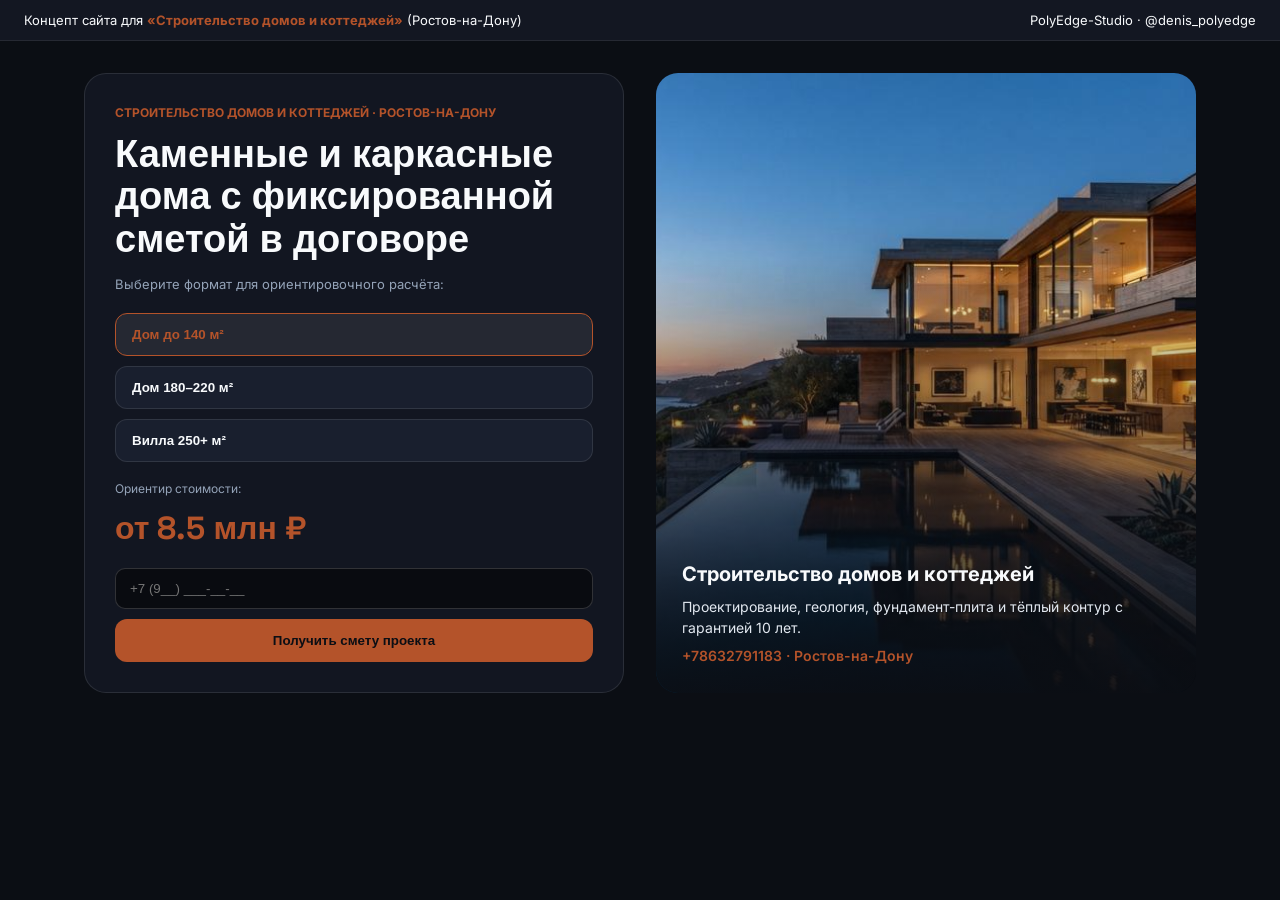
<file: cases/case_stroy.html>
<!DOCTYPE html><html lang="ru"><head><meta charset="UTF-8"><meta name="viewport" content="width=device-width,initial-scale=1.0">
<title>Строительство домов и коттеджей — Ростов-на-Дону</title>
<link href="https://fonts.googleapis.com/css2?family=Inter:wght@400;500;600;700&family=Space+Grotesk:wght@700&display=swap" rel="stylesheet">
<style>
*{box-sizing:border-box;margin:0;padding:0}body{background:#0B0E14;color:#F8FAFC;font-family:'Inter',sans-serif;line-height:1.55}
.ribbon{background:#131722;border-bottom:1px solid rgba(255,255,255,0.08);padding:10px 24px;font-size:13px;display:flex;justify-content:space-between;flex-wrap:wrap;gap:8px}
.ribbon strong{color:#B4532A}.wrap{max-width:1160px;margin:0 auto;padding:32px 24px}
.split{display:grid;grid-template-columns:1fr 1fr;gap:32px;align-items:stretch}
.calc-panel{background:#121621;border:1px solid rgba(255,255,255,0.1);border-radius:22px;padding:30px;display:flex;flex-direction:column;justify-content:space-between}
h1{font-family:'Space Grotesk',sans-serif;font-size:clamp(26px,3.2vw,38px);line-height:1.12;margin:10px 0 14px}
.opts{display:grid;grid-template-columns:1fr;gap:10px;margin:18px 0}
.c-opt{padding:13px 16px;border-radius:12px;background:#191F2E;border:1px solid rgba(255,255,255,0.1);color:#F8FAFC;text-align:left;cursor:pointer;font-weight:600}
.c-opt.active{border-color:#B4532A;background:rgba(255,255,255,0.08);color:#B4532A}
.price-out{font-family:'Space Grotesk',sans-serif;font-size:32px;font-weight:700;color:#B4532A;margin:6px 0 14px}
.vis-panel{border-radius:22px;overflow:hidden;position:relative;min-height:420px;background:url('[data-uri]') center/cover no-repeat;display:flex;align-items:flex-end;padding:26px}
.vis-panel::before{content:'';position:absolute;inset:0;background:linear-gradient(180deg,transparent 30%,rgba(11,14,20,0.94) 100%)}
.vis-info{position:relative;z-index:2;width:100%}
input{width:100%;padding:12px 14px;border-radius:10px;border:1px solid rgba(255,255,255,0.16);background:#090B10;color:#fff;margin-bottom:10px}
.btn{width:100%;padding:14px;border-radius:12px;background:#B4532A;color:#0B0E14;font-weight:700;border:none;cursor:pointer}
.toast{display:none;margin-top:10px;padding:10px;border-radius:8px;background:rgba(16,185,129,0.2);color:#6EE7B7;font-size:13px}
@media(max-width:880px){.split{grid-template-columns:1fr}}
</style></head><body><div class='ribbon'><span>Концепт сайта для <strong>«Строительство домов и коттеджей»</strong> (Ростов-на-Дону)</span><span>PolyEdge-Studio · @denis_polyedge</span></div><div class="wrap"><div class="split">
<div class="calc-panel"><div><div style="font-size:12px;color:#B4532A;font-weight:700;text-transform:uppercase;">Строительство домов и коттеджей · Ростов-на-Дону</div>
<h1>Каменные и каркасные дома с фиксированной сметой в договоре</h1>
<div style="font-size:13px;color:#94A3B8;">Выберите формат для ориентировочного расчёта:</div>
<div class="opts"><button class='c-opt active' onclick="pickOpt(this,'от 8.5 млн ₽')">Дом до 140 м²</button><button class='c-opt' onclick="pickOpt(this,'от 12.6 млн ₽')">Дом 180–220 м²</button><button class='c-opt' onclick="pickOpt(this,'от 16.4 млн ₽')">Вилла 250+ м²</button></div>
<div style="font-size:12px;color:#94A3B8;">Ориентир стоимости:</div>
<div class="price-out" id="pr">от 8.5 млн ₽</div></div>
<div><input type="tel" placeholder="+7 (9__) ___-__-__"><button class="btn" onclick="document.getElementById('ok').style.display='block'">Получить смету проекта</button>
<div class="toast" id="ok">✓ Заявка принята! Специалист свяжется с вами в ближайшее время.</div></div></div>
<div class="vis-panel"><div class="vis-info"><div style="font-weight:700;font-size:20px;margin-bottom:6px;">Строительство домов и коттеджей</div>
<div style="font-size:14px;color:#E2E8F0;margin-bottom:6px;">Проектирование, геология, фундамент-плита и тёплый контур с гарантией 10 лет.</div>
<div style="font-size:14px;font-weight:600;color:#B4532A;">+78632791183 · Ростов-на-Дону</div></div></div>
</div></div><script>
function pickOpt(el,p){document.querySelectorAll('.c-opt').forEach(x=>x.classList.remove('active'));el.classList.add('active');document.getElementById('pr').textContent=p;}
</script></body></html>
</file>
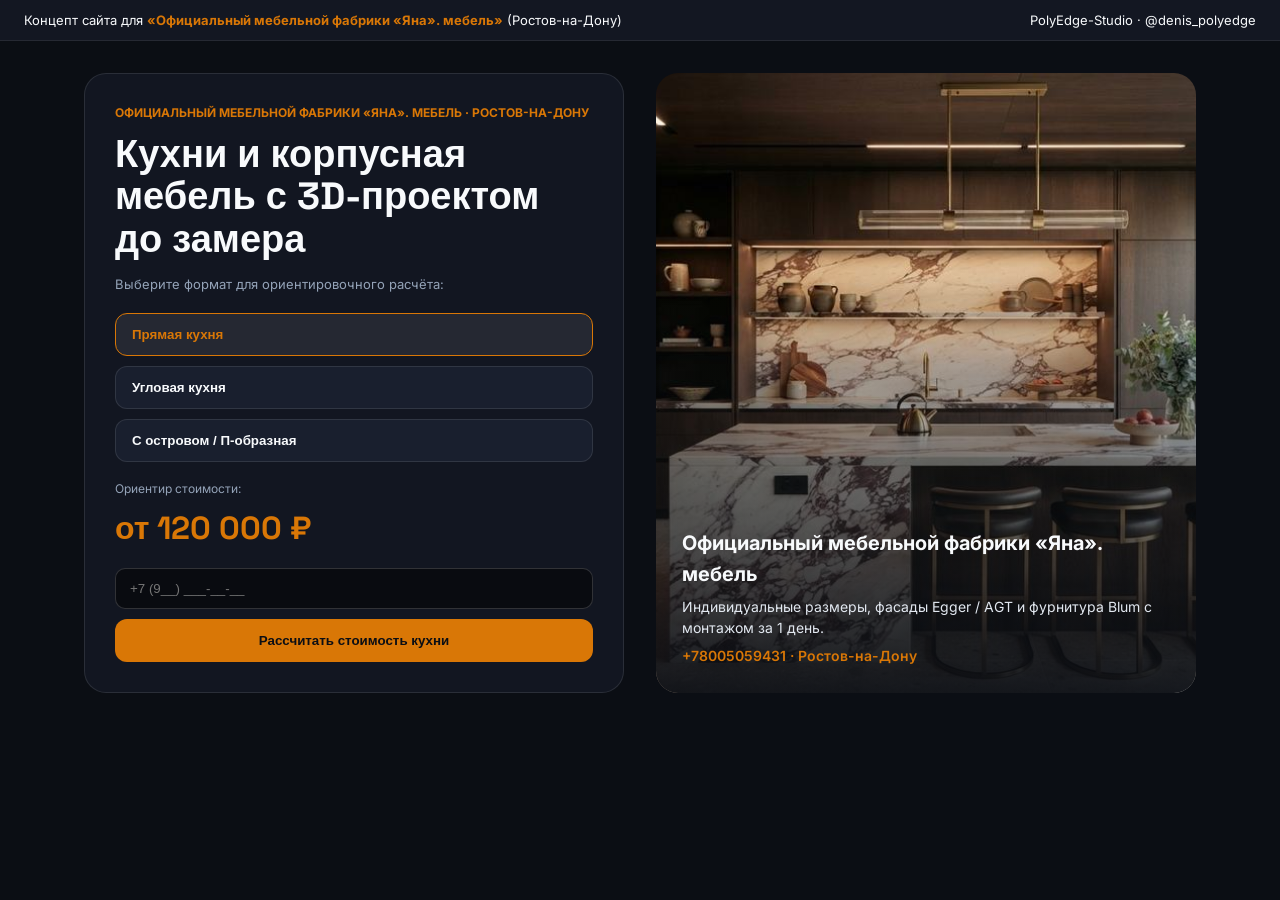
<file: cases/case_yana.html>
<!DOCTYPE html><html lang="ru"><head><meta charset="UTF-8"><meta name="viewport" content="width=device-width,initial-scale=1.0">
<title>Официальный мебельной фабрики «Яна». мебель — Ростов-на-Дону</title>
<link href="https://fonts.googleapis.com/css2?family=Inter:wght@400;500;600;700&family=Space+Grotesk:wght@700&display=swap" rel="stylesheet">
<style>
*{box-sizing:border-box;margin:0;padding:0}body{background:#0B0E14;color:#F8FAFC;font-family:'Inter',sans-serif;line-height:1.55}
.ribbon{background:#131722;border-bottom:1px solid rgba(255,255,255,0.08);padding:10px 24px;font-size:13px;display:flex;justify-content:space-between;flex-wrap:wrap;gap:8px}
.ribbon strong{color:#D97706}.wrap{max-width:1160px;margin:0 auto;padding:32px 24px}
.split{display:grid;grid-template-columns:1fr 1fr;gap:32px;align-items:stretch}
.calc-panel{background:#121621;border:1px solid rgba(255,255,255,0.1);border-radius:22px;padding:30px;display:flex;flex-direction:column;justify-content:space-between}
h1{font-family:'Space Grotesk',sans-serif;font-size:clamp(26px,3.2vw,38px);line-height:1.12;margin:10px 0 14px}
.opts{display:grid;grid-template-columns:1fr;gap:10px;margin:18px 0}
.c-opt{padding:13px 16px;border-radius:12px;background:#191F2E;border:1px solid rgba(255,255,255,0.1);color:#F8FAFC;text-align:left;cursor:pointer;font-weight:600}
.c-opt.active{border-color:#D97706;background:rgba(255,255,255,0.08);color:#D97706}
.price-out{font-family:'Space Grotesk',sans-serif;font-size:32px;font-weight:700;color:#D97706;margin:6px 0 14px}
.vis-panel{border-radius:22px;overflow:hidden;position:relative;min-height:420px;background:url('[data-uri]') center/cover no-repeat;display:flex;align-items:flex-end;padding:26px}
.vis-panel::before{content:'';position:absolute;inset:0;background:linear-gradient(180deg,transparent 30%,rgba(11,14,20,0.94) 100%)}
.vis-info{position:relative;z-index:2;width:100%}
input{width:100%;padding:12px 14px;border-radius:10px;border:1px solid rgba(255,255,255,0.16);background:#090B10;color:#fff;margin-bottom:10px}
.btn{width:100%;padding:14px;border-radius:12px;background:#D97706;color:#0B0E14;font-weight:700;border:none;cursor:pointer}
.toast{display:none;margin-top:10px;padding:10px;border-radius:8px;background:rgba(16,185,129,0.2);color:#6EE7B7;font-size:13px}
@media(max-width:880px){.split{grid-template-columns:1fr}}
</style></head><body><div class='ribbon'><span>Концепт сайта для <strong>«Официальный мебельной фабрики «Яна». мебель»</strong> (Ростов-на-Дону)</span><span>PolyEdge-Studio · @denis_polyedge</span></div><div class="wrap"><div class="split">
<div class="calc-panel"><div><div style="font-size:12px;color:#D97706;font-weight:700;text-transform:uppercase;">Официальный мебельной фабрики «Яна». мебель · Ростов-на-Дону</div>
<h1>Кухни и корпусная мебель с 3D-проектом до замера</h1>
<div style="font-size:13px;color:#94A3B8;">Выберите формат для ориентировочного расчёта:</div>
<div class="opts"><button class='c-opt active' onclick="pickOpt(this,'от 120 000 ₽')">Прямая кухня</button><button class='c-opt' onclick="pickOpt(this,'от 165 000 ₽')">Угловая кухня</button><button class='c-opt' onclick="pickOpt(this,'от 230 000 ₽')">С островом / П-образная</button></div>
<div style="font-size:12px;color:#94A3B8;">Ориентир стоимости:</div>
<div class="price-out" id="pr">от 120 000 ₽</div></div>
<div><input type="tel" placeholder="+7 (9__) ___-__-__"><button class="btn" onclick="document.getElementById('ok').style.display='block'">Рассчитать стоимость кухни</button>
<div class="toast" id="ok">✓ Заявка принята! Специалист свяжется с вами в ближайшее время.</div></div></div>
<div class="vis-panel"><div class="vis-info"><div style="font-weight:700;font-size:20px;margin-bottom:6px;">Официальный мебельной фабрики «Яна». мебель</div>
<div style="font-size:14px;color:#E2E8F0;margin-bottom:6px;">Индивидуальные размеры, фасады Egger / AGT и фурнитура Blum с монтажом за 1 день.</div>
<div style="font-size:14px;font-weight:600;color:#D97706;">+78005059431 · Ростов-на-Дону</div></div></div>
</div></div><script>
function pickOpt(el,p){document.querySelectorAll('.c-opt').forEach(x=>x.classList.remove('active'));el.classList.add('active');document.getElementById('pr').textContent=p;}
</script></body></html>
</file>
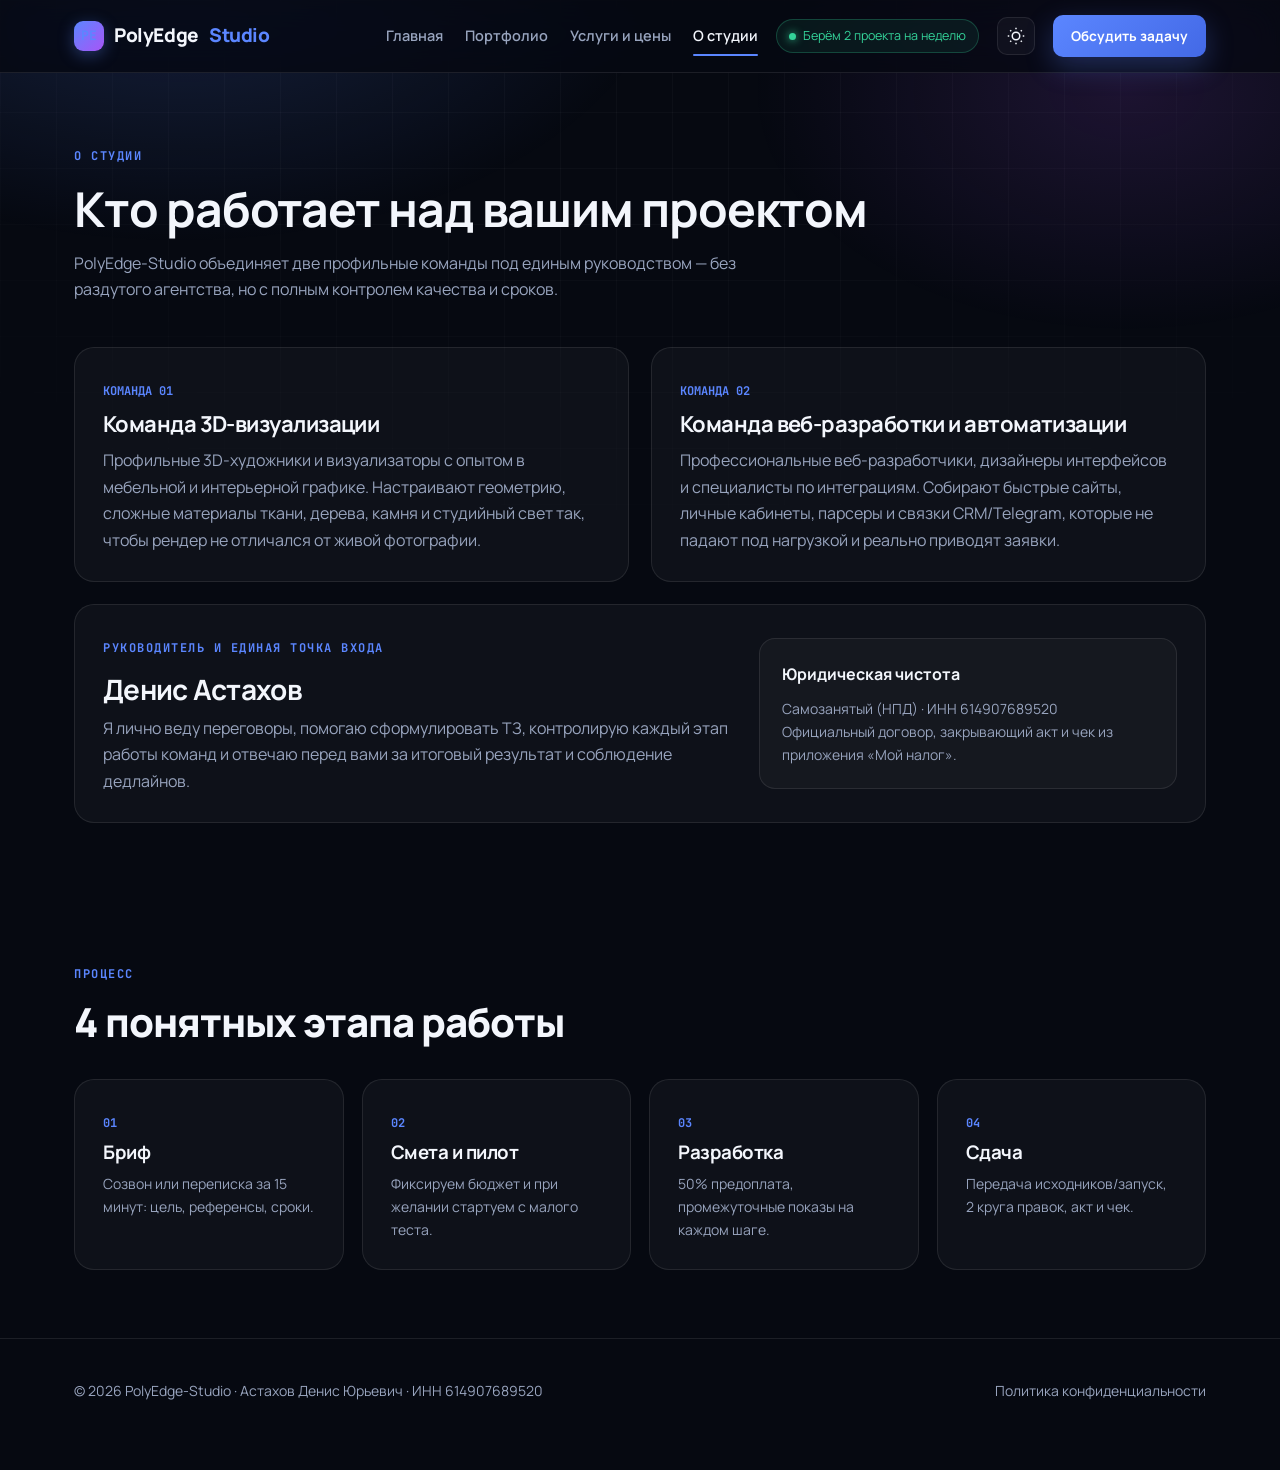
<file: site/about.html>
<!DOCTYPE html>
<html lang="ru">
<head>
<meta charset="utf-8">
<meta name="viewport" content="width=device-width, initial-scale=1">
<title>О студии — PolyEdge-Studio</title>
<meta name="description" content="Команда PolyEdge-Studio: профильные специалисты по 3D-визуализации, веб-разработке и автоматизации бизнеса.">
<link rel="stylesheet" href="assets/style.css?v=19">
</head>
<body>
<div class="scroll-progress" id="scroll-progress"></div>
<div class="bg-grid"></div>
<div class="bg-glow"></div>

<header>
  <div class="wrap nav">
    <a class="logo" href="index.html"><span class="logo-mark">PE</span>PolyEdge<span>Studio</span></a>
    <nav class="menu">
      <a href="index.html">Главная</a>
      <a href="portfolio.html">Портфолио</a>
      <a href="services.html">Услуги и цены</a>
      <a href="about.html" class="active">О студии</a>
    </nav>
    <div class="nav-status"><span class="dot"></span>Берём 2 проекта на неделю</div>
    <button class="theme-btn" id="theme-toggle" type="button" aria-label="Сменить тему"></button>
    <a class="btn sm" href="index.html#contact">Обсудить задачу</a>
    <button class="burger" type="button" aria-label="Меню">☰</button>
  </div>
  <div class="mobile-menu">
    <a href="index.html">Главная</a>
    <a href="portfolio.html">Портфолио</a>
    <a href="services.html">Услуги и цены</a>
    <a href="about.html">О студии</a>
    <a href="index.html#contact">Обсудить задачу</a>
  </div>
</header>

<main>
  <section style="padding-bottom:24px">
    <div class="wrap">
      <span class="eyebrow">О студии</span>
      <h1 style="font-size:clamp(32px,4.5vw,48px);margin-bottom:14px">Кто работает над вашим проектом</h1>
      <p class="sub" style="max-width:700px">PolyEdge-Studio объединяет две профильные команды под единым руководством — без раздутого агентства, но с полным контролем качества и сроков.</p>
    </div>
  </section>

  <section style="padding-top:20px">
    <div class="wrap">
      <div class="grid-2">
        <div class="panel">
          <span class="bento-num">КОМАНДА 01</span>
          <h3 style="font-size:22px;margin:10px 0">Команда 3D-визуализации</h3>
          <p class="sub">Профильные 3D-художники и визуализаторы с опытом в мебельной и интерьерной графике. Настраивают геометрию, сложные материалы ткани, дерева, камня и студийный свет так, чтобы рендер не отличался от живой фотографии.</p>
        </div>
        <div class="panel">
          <span class="bento-num">КОМАНДА 02</span>
          <h3 style="font-size:22px;margin:10px 0">Команда веб-разработки и автоматизации</h3>
          <p class="sub">Профессиональные веб-разработчики, дизайнеры интерфейсов и специалисты по интеграциям. Собирают быстрые сайты, личные кабинеты, парсеры и связки CRM/Telegram, которые не падают под нагрузкой и реально приводят заявки.</p>
        </div>
      </div>

      <div class="panel" style="margin-top:22px;display:grid;grid-template-columns:1.2fr 0.8fr;gap:28px;align-items:center">
        <div>
          <span class="eyebrow">Руководитель и единая точка входа</span>
          <h2 style="font-size:28px;margin-bottom:10px">Денис Астахов</h2>
          <p class="sub">Я лично веду переговоры, помогаю сформулировать ТЗ, контролирую каждый этап работы команд и отвечаю перед вами за итоговый результат и соблюдение дедлайнов.</p>
        </div>
        <div style="background:rgba(255,255,255,.03);border:1px solid var(--border);border-radius:16px;padding:22px">
          <b style="display:block;margin-bottom:10px">Юридическая чистота</b>
          <p class="sub" style="font-size:14px">Самозанятый (НПД) · ИНН 614907689520<br>Официальный договор, закрывающий акт и чек из приложения «Мой налог».</p>
        </div>
      </div>
    </div>
  </section>

  <section>
    <div class="wrap">
      <div class="sec-head">
        <span class="eyebrow">Процесс</span>
        <h2>4 понятных этапа работы</h2>
      </div>
      <div class="grid-4">
        <div class="panel"><span class="bento-num">01</span><h3 style="margin:8px 0">Бриф</h3><p class="sub" style="font-size:14px">Созвон или переписка за 15 минут: цель, референсы, сроки.</p></div>
        <div class="panel"><span class="bento-num">02</span><h3 style="margin:8px 0">Смета и пилот</h3><p class="sub" style="font-size:14px">Фиксируем бюджет и при желании стартуем с малого теста.</p></div>
        <div class="panel"><span class="bento-num">03</span><h3 style="margin:8px 0">Разработка</h3><p class="sub" style="font-size:14px">50% предоплата, промежуточные показы на каждом шаге.</p></div>
        <div class="panel"><span class="bento-num">04</span><h3 style="margin:8px 0">Сдача</h3><p class="sub" style="font-size:14px">Передача исходников/запуск, 2 круга правок, акт и чек.</p></div>
      </div>
    </div>
  </section>
</main>

<footer>
  <div class="wrap foot">
    <div>© 2026 PolyEdge-Studio · Астахов Денис Юрьевич · ИНН 614907689520</div>
    <div><a href="privacy.html">Политика конфиденциальности</a></div>
  </div>
</footer>

<script src="assets/app.js?v=19"></script>
</body>
</html>
</file>
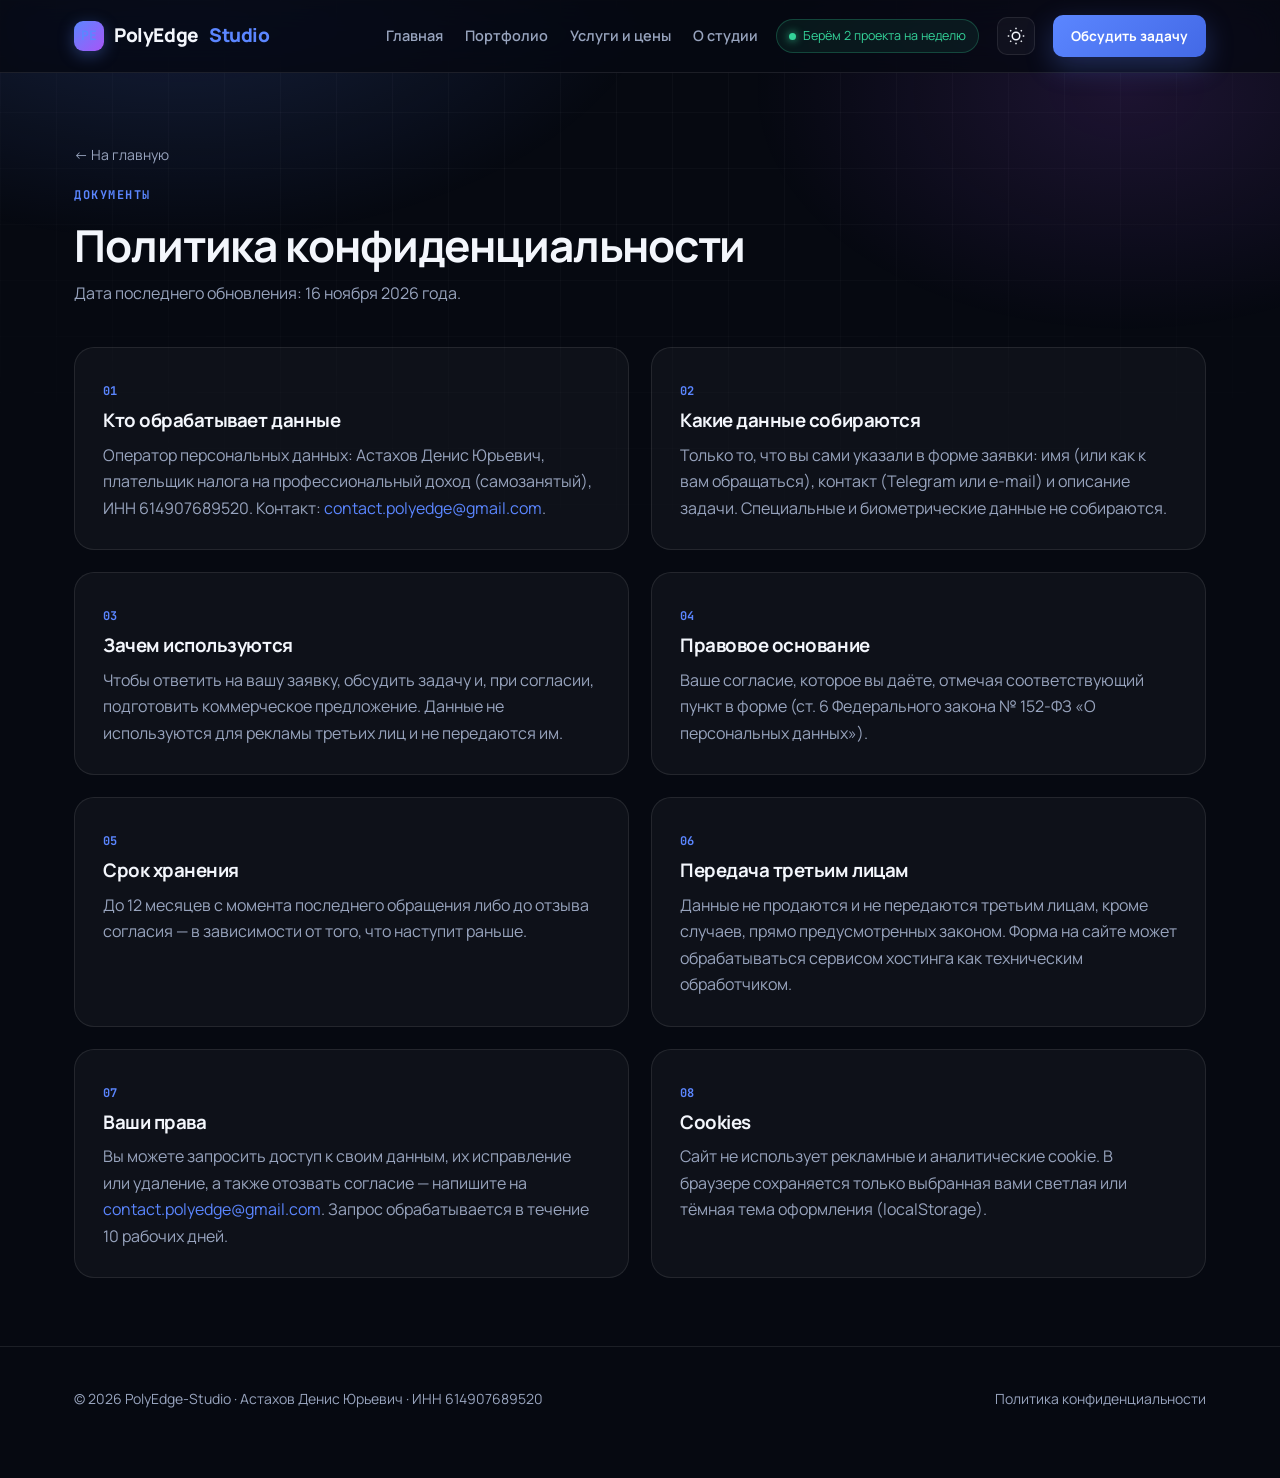
<file: site/privacy.html>
<!DOCTYPE html>
<html lang="ru">
<head>
<meta charset="utf-8">
<meta name="viewport" content="width=device-width, initial-scale=1">
<title>Политика конфиденциальности — PolyEdge-Studio</title>
<meta name="description" content="Политика обработки персональных данных студии PolyEdge-Studio (Астахов Денис Юрьевич).">
<link rel="stylesheet" href="assets/style.css?v=19">
</head>
<body>
<div class="scroll-progress" id="scroll-progress"></div>
<div class="bg-grid"></div>
<div class="bg-glow"></div>

<header>
  <div class="wrap nav">
    <a class="logo" href="index.html"><span class="logo-mark">PE</span>PolyEdge<span>Studio</span></a>
    <nav class="menu">
      <a href="index.html">Главная</a>
      <a href="portfolio.html">Портфолио</a>
      <a href="services.html">Услуги и цены</a>
      <a href="about.html">О студии</a>
    </nav>
    <div class="nav-status"><span class="dot"></span>Берём 2 проекта на неделю</div>
    <button class="theme-btn" id="theme-toggle" type="button" aria-label="Сменить тему"></button>
    <a class="btn sm" href="index.html#contact">Обсудить задачу</a>
    <button class="burger" type="button" aria-label="Меню">☰</button>
  </div>
  <div class="mobile-menu">
    <a href="index.html">Главная</a>
    <a href="portfolio.html">Портфолио</a>
    <a href="services.html">Услуги и цены</a>
    <a href="about.html">О студии</a>
    <a href="index.html#contact">Обсудить задачу</a>
  </div>
</header>

<main>
  <section style="padding-bottom:24px">
    <div class="wrap">
      <a href="index.html" style="display:inline-flex;align-items:center;gap:6px;color:var(--muted);font-size:14px;margin-bottom:20px">← На главную</a>
      <span class="eyebrow" style="display:block">Документы</span>
      <h1 style="font-size:clamp(30px,4.2vw,44px);margin-bottom:10px">Политика конфиденциальности</h1>
      <p class="sub">Дата последнего обновления: 16 ноября 2026 года.</p>
    </div>
  </section>

  <section style="padding-top:16px">
    <div class="wrap">
      <div class="grid-2">
        <div class="panel reveal">
          <span class="bento-num">01</span>
          <h3 style="margin:8px 0 10px">Кто обрабатывает данные</h3>
          <p class="sub">Оператор персональных данных: Астахов Денис Юрьевич, плательщик налога на профессиональный доход (самозанятый), ИНН 614907689520. Контакт: <a href="mailto:contact.polyedge@gmail.com" style="color:var(--accent)">contact.polyedge@gmail.com</a>.</p>
        </div>

        <div class="panel reveal">
          <span class="bento-num">02</span>
          <h3 style="margin:8px 0 10px">Какие данные собираются</h3>
          <p class="sub">Только то, что вы сами указали в форме заявки: имя (или как к вам обращаться), контакт (Telegram или e-mail) и описание задачи. Специальные и биометрические данные не собираются.</p>
        </div>

        <div class="panel reveal">
          <span class="bento-num">03</span>
          <h3 style="margin:8px 0 10px">Зачем используются</h3>
          <p class="sub">Чтобы ответить на вашу заявку, обсудить задачу и, при согласии, подготовить коммерческое предложение. Данные не используются для рекламы третьих лиц и не передаются им.</p>
        </div>

        <div class="panel reveal">
          <span class="bento-num">04</span>
          <h3 style="margin:8px 0 10px">Правовое основание</h3>
          <p class="sub">Ваше согласие, которое вы даёте, отмечая соответствующий пункт в форме (ст. 6 Федерального закона № 152-ФЗ «О персональных данных»).</p>
        </div>

        <div class="panel reveal">
          <span class="bento-num">05</span>
          <h3 style="margin:8px 0 10px">Срок хранения</h3>
          <p class="sub">До 12 месяцев с момента последнего обращения либо до отзыва согласия — в зависимости от того, что наступит раньше.</p>
        </div>

        <div class="panel reveal">
          <span class="bento-num">06</span>
          <h3 style="margin:8px 0 10px">Передача третьим лицам</h3>
          <p class="sub">Данные не продаются и не передаются третьим лицам, кроме случаев, прямо предусмотренных законом. Форма на сайте может обрабатываться сервисом хостинга как техническим обработчиком.</p>
        </div>

        <div class="panel reveal">
          <span class="bento-num">07</span>
          <h3 style="margin:8px 0 10px">Ваши права</h3>
          <p class="sub">Вы можете запросить доступ к своим данным, их исправление или удаление, а также отозвать согласие — напишите на <a href="mailto:contact.polyedge@gmail.com" style="color:var(--accent)">contact.polyedge@gmail.com</a>. Запрос обрабатывается в течение 10 рабочих дней.</p>
        </div>

        <div class="panel reveal">
          <span class="bento-num">08</span>
          <h3 style="margin:8px 0 10px">Cookies</h3>
          <p class="sub">Сайт не использует рекламные и аналитические cookie. В браузере сохраняется только выбранная вами светлая или тёмная тема оформления (localStorage).</p>
        </div>
      </div>
    </div>
  </section>
</main>

<footer>
  <div class="wrap foot">
    <div>© 2026 PolyEdge-Studio · Астахов Денис Юрьевич · ИНН 614907689520</div>
    <div><a href="privacy.html">Политика конфиденциальности</a></div>
  </div>
</footer>

<script src="assets/app.js?v=19"></script>
</body>
</html>
</file>
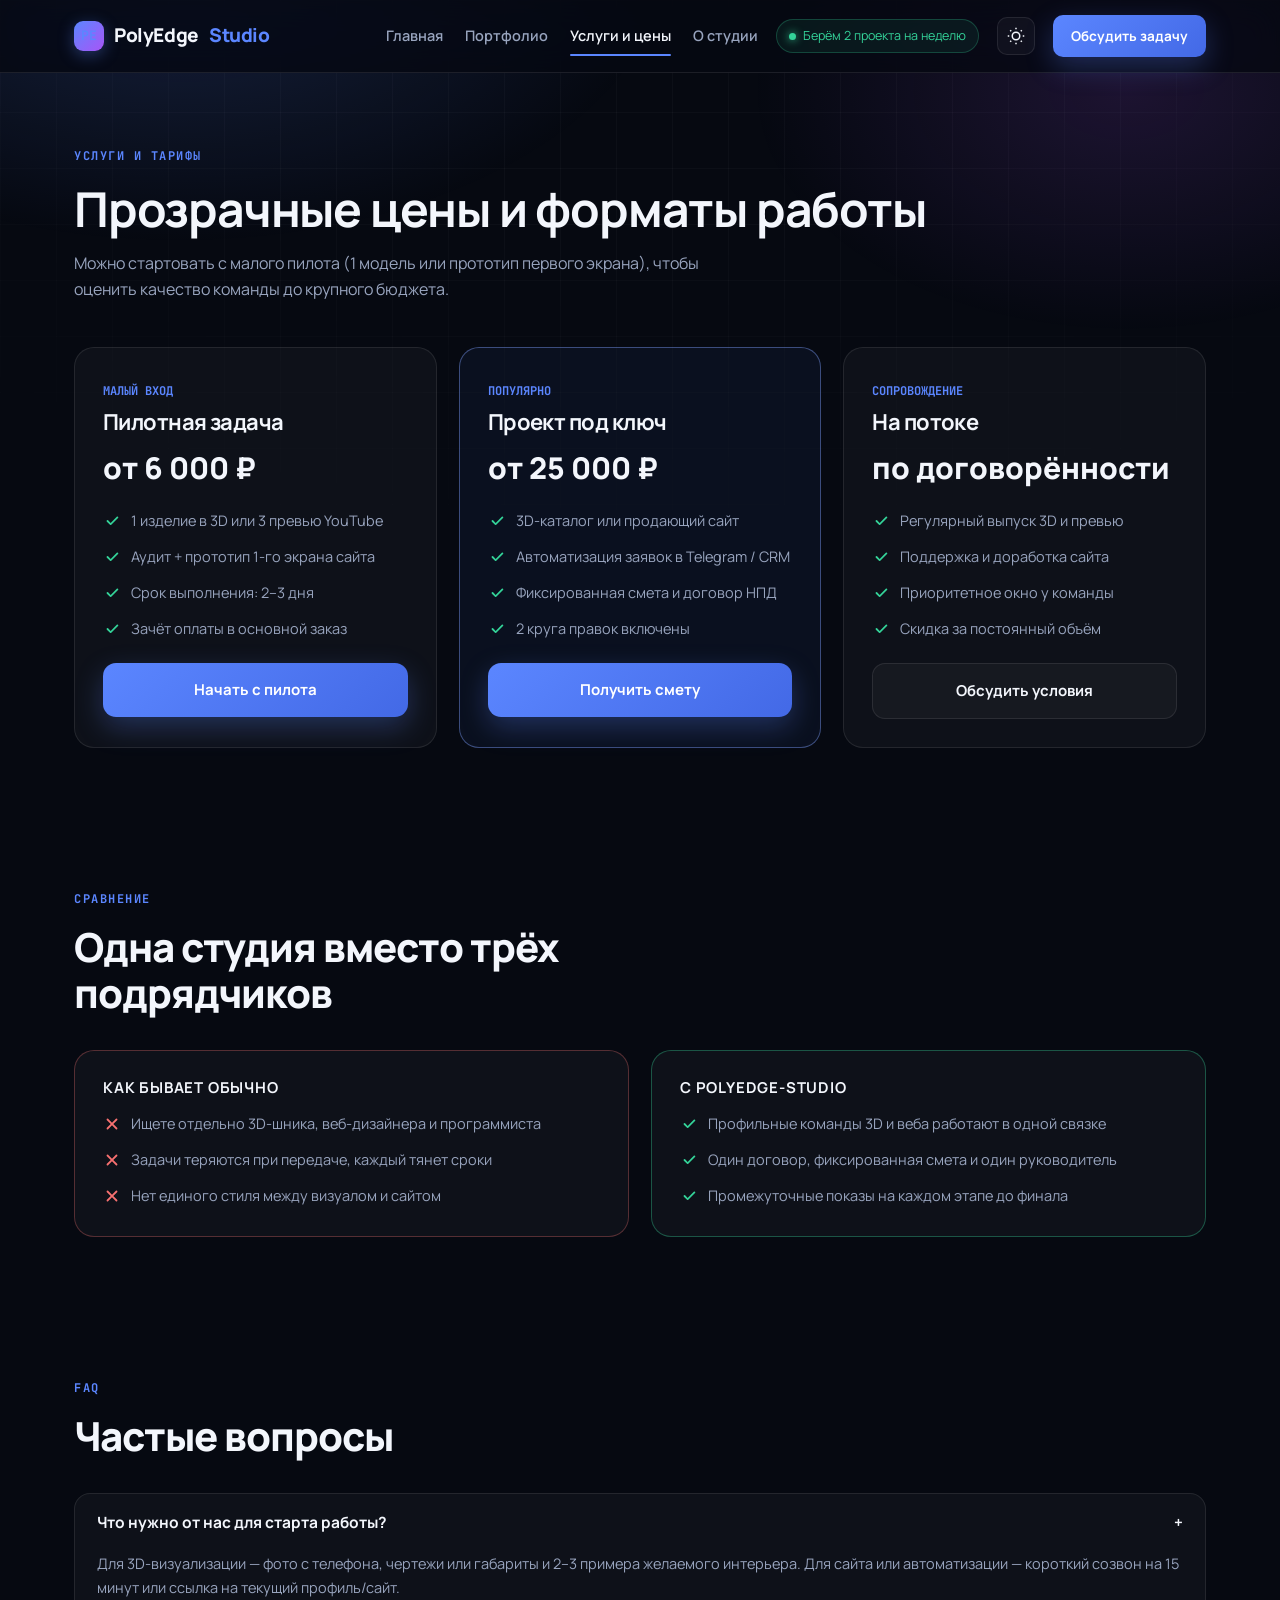
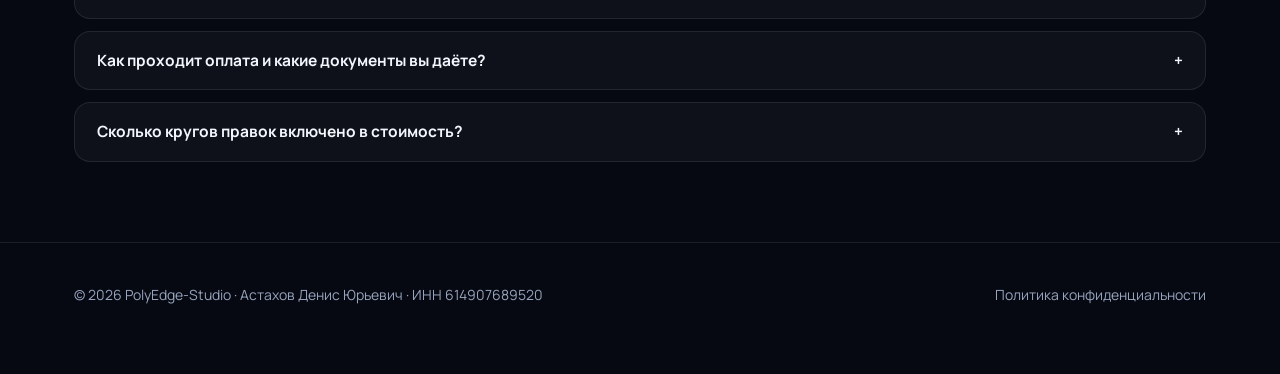
<file: site/services.html>
<!DOCTYPE html>
<html lang="ru">
<head>
<meta charset="utf-8">
<meta name="viewport" content="width=device-width, initial-scale=1">
<title>Услуги и цены — PolyEdge-Studio</title>
<meta name="description" content="Цены и форматы работы PolyEdge-Studio: 3D-визуализация, сайты, автоматизация заявок, превью для YouTube и SaaS.">
<link rel="stylesheet" href="assets/style.css?v=19">
</head>
<body>
<div class="scroll-progress" id="scroll-progress"></div>
<div class="bg-grid"></div>
<div class="bg-glow"></div>

<header>
  <div class="wrap nav">
    <a class="logo" href="index.html"><span class="logo-mark">PE</span>PolyEdge<span>Studio</span></a>
    <nav class="menu">
      <a href="index.html">Главная</a>
      <a href="portfolio.html">Портфолио</a>
      <a href="services.html" class="active">Услуги и цены</a>
      <a href="about.html">О студии</a>
    </nav>
    <div class="nav-status"><span class="dot"></span>Берём 2 проекта на неделю</div>
    <button class="theme-btn" id="theme-toggle" type="button" aria-label="Сменить тему"></button>
    <a class="btn sm" href="index.html#contact">Обсудить задачу</a>
    <button class="burger" type="button" aria-label="Меню">☰</button>
  </div>
  <div class="mobile-menu">
    <a href="index.html">Главная</a>
    <a href="portfolio.html">Портфолио</a>
    <a href="services.html">Услуги и цены</a>
    <a href="about.html">О студии</a>
    <a href="index.html#contact">Обсудить задачу</a>
  </div>
</header>

<main>
  <section style="padding-bottom:24px">
    <div class="wrap">
      <span class="eyebrow">Услуги и тарифы</span>
      <h1 style="font-size:clamp(32px,4.5vw,48px);margin-bottom:14px">Прозрачные цены и форматы работы</h1>
      <p class="sub" style="max-width:680px">Можно стартовать с малого пилота (1 модель или прототип первого экрана), чтобы оценить качество команды до крупного бюджета.</p>
    </div>
  </section>

  <section style="padding-top:20px">
    <div class="wrap">
      <div class="grid-3">
        <div class="panel">
          <span class="bento-num">МАЛЫЙ ВХОД</span>
          <h3 style="font-size:22px;margin:8px 0">Пилотная задача</h3>
          <div style="font-size:30px;font-weight:800;margin-bottom:12px">от 6 000 ₽</div>
          <ul class="check-list">
            <li><svg class="ico good" viewBox="0 0 20 20" fill="currentColor"><path fill-rule="evenodd" d="M16.704 5.29a1 1 0 010 1.42l-7.5 7.5a1 1 0 01-1.414 0l-3.5-3.5a1 1 0 111.414-1.42L8.5 12.086l6.79-6.796a1 1 0 011.414 0z" clip-rule="evenodd"/></svg><span>1 изделие в 3D или 3 превью YouTube</span></li>
            <li><svg class="ico good" viewBox="0 0 20 20" fill="currentColor"><path fill-rule="evenodd" d="M16.704 5.29a1 1 0 010 1.42l-7.5 7.5a1 1 0 01-1.414 0l-3.5-3.5a1 1 0 111.414-1.42L8.5 12.086l6.79-6.796a1 1 0 011.414 0z" clip-rule="evenodd"/></svg><span>Аудит + прототип 1-го экрана сайта</span></li>
            <li><svg class="ico good" viewBox="0 0 20 20" fill="currentColor"><path fill-rule="evenodd" d="M16.704 5.29a1 1 0 010 1.42l-7.5 7.5a1 1 0 01-1.414 0l-3.5-3.5a1 1 0 111.414-1.42L8.5 12.086l6.79-6.796a1 1 0 011.414 0z" clip-rule="evenodd"/></svg><span>Срок выполнения: 2–3 дня</span></li>
            <li><svg class="ico good" viewBox="0 0 20 20" fill="currentColor"><path fill-rule="evenodd" d="M16.704 5.29a1 1 0 010 1.42l-7.5 7.5a1 1 0 01-1.414 0l-3.5-3.5a1 1 0 111.414-1.42L8.5 12.086l6.79-6.796a1 1 0 011.414 0z" clip-rule="evenodd"/></svg><span>Зачёт оплаты в основной заказ</span></li>
          </ul>
          <a class="btn" href="index.html#contact" style="width:100%;margin-top:22px">Начать с пилота</a>
        </div>

        <div class="panel" style="border-color:var(--border-strong);background:rgba(91,134,255,.06)">
          <span class="bento-num">ПОПУЛЯРНО</span>
          <h3 style="font-size:22px;margin:8px 0">Проект под ключ</h3>
          <div style="font-size:30px;font-weight:800;margin-bottom:12px">от 25 000 ₽</div>
          <ul class="check-list">
            <li><svg class="ico good" viewBox="0 0 20 20" fill="currentColor"><path fill-rule="evenodd" d="M16.704 5.29a1 1 0 010 1.42l-7.5 7.5a1 1 0 01-1.414 0l-3.5-3.5a1 1 0 111.414-1.42L8.5 12.086l6.79-6.796a1 1 0 011.414 0z" clip-rule="evenodd"/></svg><span>3D-каталог или продающий сайт</span></li>
            <li><svg class="ico good" viewBox="0 0 20 20" fill="currentColor"><path fill-rule="evenodd" d="M16.704 5.29a1 1 0 010 1.42l-7.5 7.5a1 1 0 01-1.414 0l-3.5-3.5a1 1 0 111.414-1.42L8.5 12.086l6.79-6.796a1 1 0 011.414 0z" clip-rule="evenodd"/></svg><span>Автоматизация заявок в Telegram / CRM</span></li>
            <li><svg class="ico good" viewBox="0 0 20 20" fill="currentColor"><path fill-rule="evenodd" d="M16.704 5.29a1 1 0 010 1.42l-7.5 7.5a1 1 0 01-1.414 0l-3.5-3.5a1 1 0 111.414-1.42L8.5 12.086l6.79-6.796a1 1 0 011.414 0z" clip-rule="evenodd"/></svg><span>Фиксированная смета и договор НПД</span></li>
            <li><svg class="ico good" viewBox="0 0 20 20" fill="currentColor"><path fill-rule="evenodd" d="M16.704 5.29a1 1 0 010 1.42l-7.5 7.5a1 1 0 01-1.414 0l-3.5-3.5a1 1 0 111.414-1.42L8.5 12.086l6.79-6.796a1 1 0 011.414 0z" clip-rule="evenodd"/></svg><span>2 круга правок включены</span></li>
          </ul>
          <a class="btn" href="index.html#contact" style="width:100%;margin-top:22px">Получить смету</a>
        </div>

        <div class="panel">
          <span class="bento-num">СОПРОВОЖДЕНИЕ</span>
          <h3 style="font-size:22px;margin:8px 0">На потоке</h3>
          <div style="font-size:30px;font-weight:800;margin-bottom:12px">по договорённости</div>
          <ul class="check-list">
            <li><svg class="ico good" viewBox="0 0 20 20" fill="currentColor"><path fill-rule="evenodd" d="M16.704 5.29a1 1 0 010 1.42l-7.5 7.5a1 1 0 01-1.414 0l-3.5-3.5a1 1 0 111.414-1.42L8.5 12.086l6.79-6.796a1 1 0 011.414 0z" clip-rule="evenodd"/></svg><span>Регулярный выпуск 3D и превью</span></li>
            <li><svg class="ico good" viewBox="0 0 20 20" fill="currentColor"><path fill-rule="evenodd" d="M16.704 5.29a1 1 0 010 1.42l-7.5 7.5a1 1 0 01-1.414 0l-3.5-3.5a1 1 0 111.414-1.42L8.5 12.086l6.79-6.796a1 1 0 011.414 0z" clip-rule="evenodd"/></svg><span>Поддержка и доработка сайта</span></li>
            <li><svg class="ico good" viewBox="0 0 20 20" fill="currentColor"><path fill-rule="evenodd" d="M16.704 5.29a1 1 0 010 1.42l-7.5 7.5a1 1 0 01-1.414 0l-3.5-3.5a1 1 0 111.414-1.42L8.5 12.086l6.79-6.796a1 1 0 011.414 0z" clip-rule="evenodd"/></svg><span>Приоритетное окно у команды</span></li>
            <li><svg class="ico good" viewBox="0 0 20 20" fill="currentColor"><path fill-rule="evenodd" d="M16.704 5.29a1 1 0 010 1.42l-7.5 7.5a1 1 0 01-1.414 0l-3.5-3.5a1 1 0 111.414-1.42L8.5 12.086l6.79-6.796a1 1 0 011.414 0z" clip-rule="evenodd"/></svg><span>Скидка за постоянный объём</span></li>
          </ul>
          <a class="btn ghost" href="index.html#contact" style="width:100%;margin-top:22px">Обсудить условия</a>
        </div>
      </div>
    </div>
  </section>

  <section>
    <div class="wrap">
      <div class="sec-head">
        <span class="eyebrow">Сравнение</span>
        <h2>Одна студия вместо трёх подрядчиков</h2>
      </div>
      <div class="grid-2">
        <div class="panel bad">
          <h3 style="font-size:15px;text-transform:uppercase;letter-spacing:.8px">Как бывает обычно</h3>
          <ul class="check-list">
            <li><svg class="ico bad" viewBox="0 0 20 20" fill="currentColor"><path fill-rule="evenodd" d="M4.293 4.293a1 1 0 011.414 0L10 8.586l4.293-4.293a1 1 0 111.414 1.414L11.414 10l4.293 4.293a1 1 0 01-1.414 1.414L10 11.414l-4.293 4.293a1 1 0 01-1.414-1.414L8.586 10 4.293 5.707a1 1 0 010-1.414z" clip-rule="evenodd"/></svg><span>Ищете отдельно 3D-шника, веб-дизайнера и программиста</span></li>
            <li><svg class="ico bad" viewBox="0 0 20 20" fill="currentColor"><path fill-rule="evenodd" d="M4.293 4.293a1 1 0 011.414 0L10 8.586l4.293-4.293a1 1 0 111.414 1.414L11.414 10l4.293 4.293a1 1 0 01-1.414 1.414L10 11.414l-4.293 4.293a1 1 0 01-1.414-1.414L8.586 10 4.293 5.707a1 1 0 010-1.414z" clip-rule="evenodd"/></svg><span>Задачи теряются при передаче, каждый тянет сроки</span></li>
            <li><svg class="ico bad" viewBox="0 0 20 20" fill="currentColor"><path fill-rule="evenodd" d="M4.293 4.293a1 1 0 011.414 0L10 8.586l4.293-4.293a1 1 0 111.414 1.414L11.414 10l4.293 4.293a1 1 0 01-1.414 1.414L10 11.414l-4.293 4.293a1 1 0 01-1.414-1.414L8.586 10 4.293 5.707a1 1 0 010-1.414z" clip-rule="evenodd"/></svg><span>Нет единого стиля между визуалом и сайтом</span></li>
          </ul>
        </div>
        <div class="panel good">
          <h3 style="font-size:15px;text-transform:uppercase;letter-spacing:.8px">С PolyEdge-Studio</h3>
          <ul class="check-list">
            <li><svg class="ico good" viewBox="0 0 20 20" fill="currentColor"><path fill-rule="evenodd" d="M16.704 5.29a1 1 0 010 1.42l-7.5 7.5a1 1 0 01-1.414 0l-3.5-3.5a1 1 0 111.414-1.42L8.5 12.086l6.79-6.796a1 1 0 011.414 0z" clip-rule="evenodd"/></svg><span>Профильные команды 3D и веба работают в одной связке</span></li>
            <li><svg class="ico good" viewBox="0 0 20 20" fill="currentColor"><path fill-rule="evenodd" d="M16.704 5.29a1 1 0 010 1.42l-7.5 7.5a1 1 0 01-1.414 0l-3.5-3.5a1 1 0 111.414-1.42L8.5 12.086l6.79-6.796a1 1 0 011.414 0z" clip-rule="evenodd"/></svg><span>Один договор, фиксированная смета и один руководитель</span></li>
            <li><svg class="ico good" viewBox="0 0 20 20" fill="currentColor"><path fill-rule="evenodd" d="M16.704 5.29a1 1 0 010 1.42l-7.5 7.5a1 1 0 01-1.414 0l-3.5-3.5a1 1 0 111.414-1.42L8.5 12.086l6.79-6.796a1 1 0 011.414 0z" clip-rule="evenodd"/></svg><span>Промежуточные показы на каждом этапе до финала</span></li>
          </ul>
        </div>
      </div>
    </div>
  </section>

  <section>
    <div class="wrap">
      <div class="sec-head">
        <span class="eyebrow">FAQ</span>
        <h2>Частые вопросы</h2>
      </div>
      <div class="faq-item open">
        <button class="faq-q" type="button">Что нужно от нас для старта работы? <span>+</span></button>
        <div class="faq-a">Для 3D-визуализации — фото с телефона, чертежи или габариты и 2–3 примера желаемого интерьера. Для сайта или автоматизации — короткий созвон на 15 минут или ссылка на текущий профиль/сайт.</div>
      </div>
      <div class="faq-item">
        <button class="faq-q" type="button">Как проходит оплата и какие документы вы даёте? <span>+</span></button>
        <div class="faq-a">Работаем официально через самозанятость (НПД): 50% предоплата для старта, 50% — после утверждения результата перед передачей финальных файлов или переносом сайта. Выдаём договор, акт и чек из «Мой налог».</div>
      </div>
      <div class="faq-item">
        <button class="faq-q" type="button">Сколько кругов правок включено в стоимость? <span>+</span></button>
        <div class="faq-a">По умолчанию включены 2 круга правок по цветам, текстам, свету и деталям в рамках согласованного ТЗ.</div>
      </div>
    </div>
  </section>
</main>

<footer>
  <div class="wrap foot">
    <div>© 2026 PolyEdge-Studio · Астахов Денис Юрьевич · ИНН 614907689520</div>
    <div><a href="privacy.html">Политика конфиденциальности</a></div>
  </div>
</footer>

<script src="assets/app.js?v=19"></script>
</body>
</html>
</file>
<file: assets/style.css>
@import url('https://fonts.googleapis.com/css2?family=Manrope:wght@400;500;600;700;800&family=JetBrains+Mono:wght@500;700&display=swap');

:root {
  --bg: #060911;
  --bg-soft: #0d1220;
  --surface: rgba(255, 255, 255, 0.035);
  --surface-hover: rgba(255, 255, 255, 0.07);
  --border: rgba(255, 255, 255, 0.09);
  --border-strong: rgba(126, 161, 255, 0.42);
  --text: #f3f6fc;
  --muted: #98a4be;
  --accent: #5b86ff;
  --accent2: #a855f7;
  --ok: #34d399;
  --bad: #f87171;
  --gold: #e5b869;
  --header-bg: rgba(6, 9, 17, 0.84);
  --grid-line: rgba(255, 255, 255, 0.028);
  --radius: 20px;
  --mono: 'JetBrains Mono', ui-monospace, SFMono-Regular, Menlo, monospace;
  --sans: 'Manrope', -apple-system, BlinkMacSystemFont, 'Segoe UI', Roboto, sans-serif;
}

html[data-theme="light"] {
  --bg: #f5f7fc;
  --bg-soft: #ffffff;
  --surface: #ffffff;
  --surface-hover: #eef2fa;
  --border: rgba(15, 21, 34, 0.1);
  --border-strong: rgba(79, 124, 255, 0.45);
  --text: #0f1522;
  --muted: #59637a;
  --accent: #4369e6;
  --accent2: #7c3aed;
  --ok: #15803d;
  --bad: #dc2626;
  --gold: #b45309;
  --header-bg: rgba(245, 247, 252, 0.88);
  --grid-line: rgba(15, 21, 34, 0.035);
}

@view-transition { navigation: auto; }

* { box-sizing: border-box; }
html { scroll-behavior: smooth; }
body {
  margin: 0;
  background: var(--bg);
  color: var(--text);
  font: 16px/1.65 var(--sans);
  -webkit-font-smoothing: antialiased;
  overflow-x: hidden;
  opacity: 1;
  transform: none;
  transition: background-color 0.22s ease, color 0.22s ease, opacity 0.26s cubic-bezier(0.22, 1, 0.36, 1), transform 0.26s cubic-bezier(0.22, 1, 0.36, 1);
}
body.page-ready { opacity: 1; transform: none; }
body.page-leave { opacity: 0; transform: translateY(-8px); }

.scroll-progress {
  position: fixed;
  top: 0;
  left: 0;
  height: 2.5px;
  width: 0%;
  background: linear-gradient(90deg, var(--accent), var(--accent2));
  z-index: 200;
  transition: width 0.08s linear;
}

.bg-grid {
  position: fixed;
  inset: 0;
  z-index: -2;
  background-image:
    linear-gradient(var(--grid-line) 1px, transparent 1px),
    linear-gradient(90deg, var(--grid-line) 1px, transparent 1px);
  background-size: 56px 56px;
  mask-image: radial-gradient(ellipse 85% 65% at 50% 0%, #000 40%, transparent 100%);
  pointer-events: none;
}

.bg-glow {
  position: fixed;
  inset: 0;
  z-index: -1;
  background:
    radial-gradient(820px 480px at 14% -5%, rgba(91, 134, 255, 0.2), transparent 60%),
    radial-gradient(680px 440px at 88% 10%, rgba(168, 85, 247, 0.14), transparent 55%);
  pointer-events: none;
}

.wrap { max-width: 1180px; margin: 0 auto; padding: 0 24px; }
a { color: inherit; text-decoration: none; }
h1, h2, h3, h4 { margin: 0; line-height: 1.15; letter-spacing: -0.025em; }

.eyebrow {
  display: inline-flex;
  align-items: center;
  gap: 8px;
  font-family: var(--mono);
  font-size: 12px;
  font-weight: 700;
  letter-spacing: 1.5px;
  text-transform: uppercase;
  color: var(--accent);
  margin-bottom: 14px;
}

.sub { color: var(--muted); margin: 0; }

.btn {
  display: inline-flex;
  align-items: center;
  justify-content: center;
  gap: 9px;
  padding: 15px 26px;
  border-radius: 13px;
  background: linear-gradient(135deg, var(--accent), #4369e6);
  color: #fff;
  font-weight: 700;
  font-size: 15px;
  border: none;
  cursor: pointer;
  transition: transform 0.18s ease, box-shadow 0.18s ease, filter 0.18s ease;
  box-shadow: 0 10px 28px rgba(91, 134, 255, 0.28);
}
.btn:hover { transform: translateY(-2px); filter: brightness(1.08); box-shadow: 0 14px 36px rgba(91, 134, 255, 0.4); }
.btn.ghost {
  background: var(--surface);
  color: var(--text);
  border: 1px solid var(--border);
  box-shadow: none;
}
.btn.ghost:hover { border-color: var(--accent); background: var(--surface-hover); }
.btn.sm { padding: 10px 18px; font-size: 13.5px; border-radius: 10px; }

/* Header */
header {
  position: sticky;
  top: 0;
  z-index: 100;
  background: var(--header-bg);
  backdrop-filter: saturate(180%) blur(16px);
  border-bottom: 1px solid var(--border);
}
.nav { display: flex; align-items: center; height: 72px; gap: 18px; }
.logo { font-weight: 800; font-size: 19px; letter-spacing: -0.02em; display: inline-flex; align-items: center; gap: 10px; }
.logo-mark {
  width: 30px;
  height: 30px;
  border-radius: 9px;
  background: linear-gradient(135deg, var(--accent), var(--accent2));
  color: #fff;
  display: grid;
  place-items: center;
  font-family: var(--mono);
  font-size: 13px;
  font-weight: 700;
  box-shadow: 0 4px 16px rgba(91, 134, 255, 0.35);
}
.logo span { color: var(--accent); }
.menu { display: flex; gap: 22px; margin-left: auto; }
.menu a { color: var(--muted); font-size: 14.5px; font-weight: 600; transition: color 0.15s; padding: 6px 0; position: relative; }
.menu a:hover, .menu a.active { color: var(--text); }
.menu a.active::after {
  content: "";
  position: absolute;
  left: 0;
  right: 0;
  bottom: -2px;
  height: 2px;
  background: var(--accent);
  border-radius: 2px;
}
.nav-status {
  display: inline-flex;
  align-items: center;
  gap: 7px;
  font-size: 12.5px;
  color: var(--ok);
  background: rgba(52, 211, 153, 0.08);
  border: 1px solid rgba(52, 211, 153, 0.25);
  padding: 6px 12px;
  border-radius: 99px;
}
.dot { width: 7px; height: 7px; border-radius: 50%; background: var(--ok); box-shadow: 0 0 8px var(--ok); animation: pulse 2s infinite; }
@keyframes pulse { 0%, 100% { opacity: 1; } 50% { opacity: 0.4; } }

.theme-btn {
  width: 38px;
  height: 38px;
  border-radius: 10px;
  border: 1px solid var(--border);
  background: var(--surface);
  color: var(--text);
  display: grid;
  place-items: center;
  cursor: pointer;
  transition: border-color 0.15s, background-color 0.15s;
}
.theme-btn:hover { border-color: var(--accent); background: var(--surface-hover); }

.burger { display: none; background: transparent; border: 1px solid var(--border); color: var(--text); border-radius: 10px; padding: 8px 12px; cursor: pointer; font-size: 18px; }
@media (max-width: 1020px) {
  .menu, .nav-status, .nav .btn.sm { display: none; }
  .theme-btn { margin-left: auto; }
  .burger { display: inline-flex; }
}

.mobile-menu {
  display: none;
  flex-direction: column;
  gap: 12px;
  padding: 18px 24px 24px;
  background: var(--bg-soft);
  border-bottom: 1px solid var(--border);
}
.mobile-menu.open { display: flex; }
.mobile-menu a { font-size: 16px; font-weight: 600; color: var(--text); padding: 6px 0; }

/* Hero */
.hero { padding: 68px 0 64px; position: relative; }
.hero-grid { display: grid; grid-template-columns: 1.05fr 0.95fr; gap: 48px; align-items: center; }
@media (max-width: 920px) { .hero-grid { grid-template-columns: 1fr; } }
.hero h1 { font-size: clamp(34px, 4.8vw, 56px); font-weight: 800; }
.grad {
  background: linear-gradient(90deg, #5b86ff, #a855f7, #5b86ff);
  background-size: 200% auto;
  -webkit-background-clip: text;
  background-clip: text;
  color: transparent;
  animation: shine 6s linear infinite;
}
@keyframes shine { to { background-position: 200% center; } }
.hero .sub { font-size: 17.5px; margin: 18px 0 28px; max-width: 540px; }
.cta { display: flex; gap: 14px; flex-wrap: wrap; }

.trust-row {
  display: grid;
  grid-template-columns: repeat(3, 1fr);
  gap: 16px;
  margin-top: 38px;
  padding-top: 26px;
  border-top: 1px solid var(--border);
}
@media (max-width: 560px) { .trust-row { grid-template-columns: 1fr; } }
.trust-item b { display: block; font-size: 20px; font-weight: 800; color: var(--text); }
.trust-item span { font-size: 13px; color: var(--muted); }

/* Interactive 3D Hero Showcase */
.hero-showcase {
  position: relative;
  border-radius: 24px;
  padding: 12px;
  background: var(--surface);
  border: 1px solid var(--border);
  box-shadow: 0 26px 70px rgba(0, 0, 0, 0.25);
  transition: transform 0.18s ease-out;
  transform-style: preserve-3d;
}
.hero-tabs { display: flex; gap: 6px; margin-bottom: 10px; }
.hero-tab {
  flex: 1;
  padding: 8px 10px;
  border-radius: 10px;
  border: 1px solid var(--border);
  background: transparent;
  color: var(--muted);
  font-size: 12.5px;
  font-weight: 700;
  cursor: pointer;
  transition: all 0.15s;
}
.hero-tab.active { background: var(--accent); color: #fff; border-color: var(--accent); }
.hero-showcase img {
  display: block;
  width: 100%;
  aspect-ratio: 4 / 3;
  object-fit: cover;
  border-radius: 16px;
}
.hero-float {
  position: absolute;
  left: 24px;
  right: 24px;
  bottom: 24px;
  display: flex;
  justify-content: space-between;
  align-items: center;
  gap: 12px;
  flex-wrap: wrap;
  background: rgba(6, 9, 17, 0.86);
  backdrop-filter: blur(12px);
  border: 1px solid rgba(255, 255, 255, 0.16);
  padding: 12px 16px;
  border-radius: 14px;
}
.hero-float strong { font-size: 13.5px; color: #fff; }
.hero-float span { font-family: var(--mono); font-size: 12px; color: #34d399; }

/* Marquee */
.marquee-wrap {
  border-top: 1px solid var(--border);
  border-bottom: 1px solid var(--border);
  background: var(--surface);
  overflow: hidden;
  padding: 16px 0;
}
.marquee-track {
  display: flex;
  gap: 42px;
  width: max-content;
  animation: marquee 28s linear infinite;
  font-family: var(--mono);
  font-size: 13px;
  font-weight: 700;
  letter-spacing: 1.5px;
  color: var(--muted);
  text-transform: uppercase;
}
.marquee-track span { color: var(--accent); }
@keyframes marquee { from { transform: translateX(0); } to { transform: translateX(-50%); } }

/* Sections & Spotlight Bento Cards */
section { padding: 68px 0; }
.sec-head { max-width: 700px; margin-bottom: 34px; }
.sec-head h2 { font-size: clamp(28px, 3.8vw, 40px); font-weight: 800; }
.sec-head .sub { font-size: 16.5px; margin-top: 12px; }

.bento { display: grid; grid-template-columns: repeat(12, 1fr); gap: 18px; }
.bento-card {
  grid-column: span 4;
  position: relative;
  overflow: hidden;
  background: var(--surface);
  border: 1px solid var(--border);
  border-radius: var(--radius);
  padding: 28px;
  transition: transform 0.2s ease, border-color 0.2s ease;
  display: flex;
  flex-direction: column;
}
.bento-card::before {
  content: "";
  position: absolute;
  inset: 0;
  background: radial-gradient(360px circle at var(--mx, 50%) var(--my, 50%), rgba(91, 134, 255, 0.14), transparent 60%);
  opacity: 0;
  transition: opacity 0.25s;
  pointer-events: none;
}
.bento-card:hover::before { opacity: 1; }
.bento-card.wide { grid-column: span 6; }
@media (max-width: 920px) { .bento-card, .bento-card.wide { grid-column: span 6; } }
@media (max-width: 620px) { .bento-card, .bento-card.wide { grid-column: span 12; } }
.bento-card:hover { transform: translateY(-4px); border-color: var(--border-strong); }
.bento-num { font-family: var(--mono); font-size: 12px; color: var(--accent); font-weight: 700; }
.bento-card h3 { font-size: 20px; margin: 10px 0 8px; }
.bento-card p { font-size: 14.5px; color: var(--muted); margin: 0 0 18px; }
.price-tag { margin-top: auto; font-family: var(--mono); font-size: 14px; font-weight: 700; color: var(--ok); }

/* Interactive Estimator */
.calc-box {
  background: linear-gradient(145deg, rgba(91, 134, 255, 0.1), rgba(168, 85, 247, 0.06));
  border: 1px solid var(--border-strong);
  border-radius: 26px;
  padding: 36px;
  display: grid;
  grid-template-columns: 1.15fr 0.85fr;
  gap: 32px;
  align-items: center;
}
@media (max-width: 860px) { .calc-box { grid-template-columns: 1fr; padding: 26px; } }
.calc-group { margin-bottom: 20px; }
.calc-label { display: block; font-size: 13px; font-weight: 700; color: var(--muted); margin-bottom: 10px; text-transform: uppercase; letter-spacing: 0.8px; }
.chip-row { display: flex; flex-wrap: wrap; gap: 10px; }
.chip {
  padding: 10px 16px;
  border-radius: 11px;
  background: var(--surface);
  border: 1px solid var(--border);
  color: var(--muted);
  font-size: 14px;
  font-weight: 600;
  cursor: pointer;
  transition: all 0.16s;
}
.chip:hover { color: var(--text); border-color: var(--accent); }
.chip.active { background: var(--accent); border-color: var(--accent); color: #fff; }
.calc-result {
  background: var(--bg-soft);
  border: 1px solid var(--border);
  border-radius: 20px;
  padding: 28px;
}
.calc-price { font-size: 34px; font-weight: 800; margin: 8px 0 6px; color: var(--text); }
.calc-term { font-family: var(--mono); font-size: 13px; color: var(--ok); margin-bottom: 16px; }
.calc-note { font-size: 13.5px; color: var(--muted); margin: 0 0 20px; }

/* Portfolio Grid */
.tabs { display: flex; flex-wrap: wrap; gap: 10px; margin-bottom: 28px; }
.tab {
  padding: 10px 18px;
  border-radius: 99px;
  background: var(--surface);
  border: 1px solid var(--border);
  color: var(--muted);
  font-size: 14px;
  font-weight: 600;
  cursor: pointer;
  transition: all 0.18s;
}
.tab:hover { color: var(--text); border-color: var(--border-strong); }
.tab.active { background: var(--accent); border-color: var(--accent); color: #fff; }

.cases-grid { display: grid; grid-template-columns: repeat(3, 1fr); gap: 20px; }
@media (max-width: 920px) { .cases-grid { grid-template-columns: repeat(2, 1fr); } }
@media (max-width: 580px) { .cases-grid { grid-template-columns: 1fr; } }
.case-card {
  background: var(--surface);
  border: 1px solid var(--border);
  border-radius: 18px;
  overflow: hidden;
  display: flex;
  flex-direction: column;
  transition: transform 0.2s, border-color 0.2s;
}
.case-card:hover { transform: translateY(-4px); border-color: var(--border-strong); }
.case-card.hidden { display: none; }
.case-thumb { overflow: hidden; background: #0b101d; cursor: zoom-in; }
.case-thumb img { display: block; width: 100%; height: 220px; object-fit: cover; transition: transform 0.4s ease; }
.case-card:hover .case-thumb img { transform: scale(1.04); }
.case-card.is-ui .case-thumb { padding: 12px 12px 0; background: linear-gradient(180deg, #131a2c 0%, #0b101d 100%); }
.ui-bar { display: flex; gap: 6px; padding: 0 4px 8px; }
.ui-bar i { width: 8px; height: 8px; border-radius: 50%; background: rgba(255, 255, 255, 0.2); display: block; }
.case-card.is-ui .case-thumb img { border-radius: 10px 10px 0 0; height: 196px; object-position: top center; }
.case-body { padding: 20px; display: flex; flex-direction: column; gap: 6px; flex: 1; }
.case-tag { font-family: var(--mono); font-size: 11px; font-weight: 700; text-transform: uppercase; color: var(--accent); }
.case-body h3 { font-size: 17px; color: var(--text); }
.case-body p { font-size: 13.5px; color: var(--muted); margin: 0; }
.case-meta { margin-top: auto; padding-top: 12px; font-family: var(--mono); font-size: 12px; color: var(--ok); }

/* Lightbox */
.lightbox { position: fixed; inset: 0; z-index: 999; background: rgba(4, 6, 12, 0.92); display: none; align-items: center; justify-content: center; padding: 24px; }
.lightbox.open { display: flex; }
.lightbox img { max-width: 92vw; max-height: 86vh; border-radius: 14px; }
.lightbox-close { position: absolute; top: 20px; right: 24px; width: 44px; height: 44px; border-radius: 50%; background: rgba(255, 255, 255, 0.14); color: #fff; border: none; font-size: 24px; cursor: pointer; }

/* Panels / Compare / FAQ */
.grid-2 { display: grid; grid-template-columns: 1fr 1fr; gap: 22px; }
.grid-3 { display: grid; grid-template-columns: repeat(3, 1fr); gap: 22px; }
.grid-4 { display: grid; grid-template-columns: repeat(4, 1fr); gap: 18px; }
@media (max-width: 900px) { .grid-3, .grid-4 { grid-template-columns: repeat(2, 1fr); } }
@media (max-width: 640px) { .grid-2, .grid-3, .grid-4 { grid-template-columns: 1fr; } }

.panel { background: var(--surface); border: 1px solid var(--border); border-radius: var(--radius); padding: 28px; }
.panel.bad { border-color: rgba(248, 113, 113, 0.3); }
.panel.good { border-color: rgba(52, 211, 153, 0.35); }
.check-list { list-style: none; padding: 0; margin: 16px 0 0; display: grid; gap: 12px; }
.check-list li { display: flex; align-items: flex-start; gap: 10px; font-size: 14.5px; color: var(--muted); }
.ico { flex: 0 0 18px; width: 18px; height: 18px; margin-top: 3px; }
.ico.good { color: var(--ok); }
.ico.bad { color: var(--bad); }

.faq-item { background: var(--surface); border: 1px solid var(--border); border-radius: 16px; margin-bottom: 12px; overflow: hidden; }
.faq-q {
  width: 100%;
  background: transparent;
  border: none;
  color: var(--text);
  text-align: left;
  padding: 18px 22px;
  font: 700 15.5px/1.4 var(--sans);
  cursor: pointer;
  display: flex;
  justify-content: space-between;
  align-items: center;
  gap: 16px;
}
.faq-a { display: none; padding: 0 22px 18px; font-size: 14.5px; color: var(--muted); }
.faq-item.open .faq-a { display: block; }

/* Contact Form */
form { background: var(--surface); border: 1px solid var(--border); border-radius: var(--radius); padding: 30px; }
label { display: block; font-size: 13.5px; color: var(--muted); margin-bottom: 16px; }
input, textarea {
  width: 100%;
  margin-top: 6px;
  padding: 13px 15px;
  border-radius: 12px;
  border: 1px solid var(--border);
  background: var(--bg);
  color: var(--text);
  font: inherit;
  font-size: 15px;
}
input:focus, textarea:focus { outline: none; border-color: var(--accent); }
.check { display: flex; gap: 10px; align-items: flex-start; font-size: 13px; }
.check input { width: 18px; height: 18px; margin: 2px 0 0; flex: 0 0 auto; }
.status { margin-top: 14px; font-size: 14px; padding: 12px 14px; border-radius: 10px; border: 1px solid var(--border); }
.status.ok { border-color: var(--ok); color: var(--ok); }
.status.err { border-color: var(--bad); color: var(--bad); }

.reveal { opacity: 0; transform: translateY(20px); transition: opacity 0.55s cubic-bezier(0.2, 0.8, 0.2, 1), transform 0.55s cubic-bezier(0.2, 0.8, 0.2, 1); }
.reveal.in { opacity: 1; transform: none; }
@media (prefers-reduced-motion: reduce) { .reveal { opacity: 1; transform: none; transition: none; } }

footer { border-top: 1px solid var(--border); padding: 40px 0 68px; color: var(--muted); font-size: 14px; }
.foot { display: flex; justify-content: space-between; gap: 16px; flex-wrap: wrap; }
.foot a:hover { color: var(--text); }

/* Case Study Modal (Veonix-style breakdown) */
.case-modal {
  position: fixed;
  inset: 0;
  z-index: 999;
  background: rgba(6, 9, 17, 0.86);
  backdrop-filter: blur(8px);
  display: none;
  align-items: center;
  justify-content: center;
  padding: 20px;
}
.case-modal.open { display: flex; }
.case-modal-box {
  background: var(--bg-soft);
  border: 1px solid var(--border-strong);
  border-radius: 22px;
  max-width: 920px;
  width: 100%;
  overflow: hidden;
  display: grid;
  grid-template-columns: 1.2fr 0.8fr;
  position: relative;
  box-shadow: 0 30px 90px rgba(0, 0, 0, 0.5);
}
@media (max-width: 780px) { .case-modal-box { grid-template-columns: 1fr; max-height: 90vh; overflow-y: auto; } }
.case-modal-img { background: #090d18; display: flex; align-items: center; justify-content: center; }
.case-modal-img img { width: 100%; height: 100%; max-height: 480px; object-fit: cover; display: block; }
.case-modal-info { padding: 30px; display: flex; flex-direction: column; gap: 12px; }
.case-modal-info h3 { font-size: 22px; color: var(--text); }
.case-modal-info p { font-size: 14.5px; color: var(--muted); margin: 0; line-height: 1.6; }
.case-modal-meta { font-family: var(--mono); font-size: 13px; color: var(--ok); padding: 10px 14px; border-radius: 10px; background: var(--surface); border: 1px solid var(--border); }
.case-modal-close {
  position: absolute;
  top: 14px;
  right: 14px;
  width: 38px;
  height: 38px;
  border-radius: 50%;
  background: rgba(255, 255, 255, 0.14);
  color: #fff;
  border: none;
  font-size: 22px;
  cursor: pointer;
  z-index: 2;
}

/* Form quick service tags */
.form-tags { display: flex; flex-wrap: wrap; gap: 8px; margin-bottom: 16px; }
.form-tag {
  padding: 7px 13px;
  border-radius: 99px;
  border: 1px solid var(--border);
  background: var(--bg);
  color: var(--muted);
  font-size: 13px;
  font-weight: 600;
  cursor: pointer;
  transition: all 0.15s;
}
.form-tag:hover { border-color: var(--accent); color: var(--text); }
.form-tag.active { background: var(--accent); border-color: var(--accent); color: #fff; }



/* Full-bleed WOW 3D Hero Canvas */
.hero {
  position: relative;
  overflow: hidden;
}
.hero .wrap {
  position: relative;
  z-index: 2;
}
.hero-3d-canvas {
  position: absolute !important;
  inset: 0 !important;
  top: 0 !important;
  left: 0 !important;
  right: 0 !important;
  bottom: 0 !important;
  width: 100% !important;
  height: 100% !important;
  pointer-events: none;
  opacity: 0.92 !important;
  z-index: 0 !important;
}
.hero-text-guard {
  position: relative;
  z-index: 2;
}

/* Full-bleed Sculptural 3D Hero Background */
.hero-bg-wrap {
  position: absolute;
  inset: 0;
  overflow: hidden;
  z-index: 0;
  pointer-events: none;
}
.hero-bg-3d {
  width: 108%;
  height: 108%;
  margin: -4% 0 0 -4%;
  object-fit: cover;
  object-position: 65% center;
  opacity: 0.78;
  will-change: transform;
  animation: heroFloat3D 16s ease-in-out infinite alternate;
  transition: transform 0.25s ease-out;
}
html[data-theme="light"] .hero-bg-3d {
  opacity: 0.26;
  filter: saturate(1.15) contrast(1.05);
}
@keyframes heroFloat3D {
  0% { transform: scale(1.02) translate3d(0px, 0px, 0px) rotate(0deg); }
  50% { transform: scale(1.06) translate3d(-14px, -10px, 0px) rotate(0.6deg); }
  100% { transform: scale(1.03) translate3d(10px, 8px, 0px) rotate(-0.5deg); }
}
.hero-scrim {
  position: absolute;
  inset: 0;
  z-index: 1;
  pointer-events: none;
  background: linear-gradient(90deg, rgba(6,9,17,0.92) 0%, rgba(6,9,17,0.68) 48%, rgba(6,9,17,0.28) 100%),
              linear-gradient(180deg, rgba(6,9,17,0.4) 0%, transparent 25%, rgba(6,9,17,0.85) 100%);
}
html[data-theme="light"] .hero-scrim {
  background: linear-gradient(90deg, rgba(245,247,252,0.92) 0%, rgba(245,247,252,0.72) 55%, rgba(245,247,252,0.35) 100%);
}

/* Clean Ambient Studio Aura (replaces 3D crystal/cube) */
.hero-aura {
  position: absolute;
  inset: -10%;
  z-index: 0;
  pointer-events: none;
  background:
    radial-gradient(620px 420px at 72% 45%, rgba(91, 134, 255, 0.24), transparent 65%),
    radial-gradient(520px 380px at 52% 65%, rgba(168, 85, 247, 0.16), transparent 65%);
  animation: auraDrift 12s ease-in-out infinite alternate;
  transition: transform 0.3s ease-out;
}
html[data-theme="light"] .hero-aura {
  background:
    radial-gradient(620px 420px at 72% 45%, rgba(91, 134, 255, 0.14), transparent 65%),
    radial-gradient(520px 380px at 52% 65%, rgba(168, 85, 247, 0.10), transparent 65%);
}
@keyframes auraDrift {
  0% { transform: translate3d(0, 0, 0) scale(1); }
  100% { transform: translate3d(-24px, 14px, 0) scale(1.06); }
}

/* Interactive 3D Stage in Hero (replaces showcase card) */
.hero-3d-stage {
  position: relative;
  width: 100%;
  height: 460px;
  display: flex;
  align-items: center;
  justify-content: center;
  cursor: grab;
}
.hero-3d-stage:active { cursor: grabbing; }
#hero-3d-stage {
  width: 100%;
  height: 100%;
  display: block;
}
@media (max-width: 920px) {
  .hero-3d-stage { height: 340px; }
}

/* Studio 3D Sculpture in Hero (matches reference) */
.hero-sculpture-glow {
  position: absolute;
  width: 82%;
  height: 82%;
  border-radius: 50%;
  background: radial-gradient(circle, rgba(91,134,255,0.28) 0%, rgba(168,85,247,0.16) 45%, transparent 72%);
  filter: blur(24px);
  pointer-events: none;
  animation: glowPulse 6s ease-in-out infinite alternate;
}
@keyframes glowPulse {
  0% { transform: scale(0.95); opacity: 0.75; }
  100% { transform: scale(1.08); opacity: 1; }
}
.hero-sculpture {
  position: relative;
  width: min(460px, 95%);
  height: auto;
  aspect-ratio: 1 / 1;
  object-fit: contain;
  border-radius: 50%;
  -webkit-mask-image: radial-gradient(circle, #000 54%, transparent 73%);
  mask-image: radial-gradient(circle, #000 54%, transparent 73%);
  mix-blend-mode: lighten;
  will-change: transform;
  animation: sculptureFloat 9s ease-in-out infinite;
  transition: transform 0.2s ease-out;
  pointer-events: none;
}
html[data-theme="light"] .hero-sculpture {
  mix-blend-mode: normal;
  filter: drop-shadow(0 24px 40px rgba(67,105,230,0.25));
}
@keyframes sculptureFloat {
  0%, 100% { transform: translateY(0px) rotate(-2deg) scale(1); }
  50% { transform: translateY(-16px) rotate(3deg) scale(1.03); }
}

/* === Clean Modal Image & Fullscreen Studio Loupe + Palette Viewer === */
.case-modal-img {
  position: relative;
  background: #070b15;
  display: flex;
  align-items: center;
  justify-content: center;
  overflow: hidden;
  min-height: 360px;
}
.case-modal-img img {
  width: 100%;
  height: 100%;
  max-height: 480px;
  object-fit: cover;
  display: block;
}

.assembly-fs {
  position: fixed;
  inset: 0;
  z-index: 1200;
  background: radial-gradient(circle at 50% 35%, #111933 0%, #050811 75%);
  display: none;
  flex-direction: column;
}
.assembly-fs.open { display: flex; }
.assembly-fs-top {
  position: relative;
  z-index: 3;
  display: flex;
  align-items: center;
  justify-content: space-between;
  gap: 16px;
  padding: 16px 24px;
  border-bottom: 1px solid rgba(255, 255, 255, 0.08);
  background: rgba(5, 8, 17, 0.78);
  backdrop-filter: blur(12px);
}
.assembly-fs-title { display: flex; flex-direction: column; gap: 2px; }
.assembly-fs-title span {
  font-family: var(--mono);
  font-size: 11px;
  letter-spacing: 1px;
  text-transform: uppercase;
  color: var(--accent);
}
.assembly-fs-title strong { font-size: 17px; color: #f3f6fc; }
.assembly-fs-close {
  width: 42px; height: 42px; border-radius: 50%;
  border: 1px solid rgba(255, 255, 255, 0.18);
  background: rgba(255, 255, 255, 0.08);
  color: #fff; font-size: 24px; cursor: pointer;
  display: grid; place-items: center;
}
.assembly-fs-close:hover { background: rgba(255, 255, 255, 0.18); }

.assembly-fs-stage {
  position: relative;
  flex: 1;
  width: 100%;
  display: flex;
  align-items: center;
  justify-content: center;
  padding: 24px;
  overflow: hidden;
}
.studio-viewer {
  position: relative;
  max-width: 1120px;
  max-height: calc(100vh - 170px);
  width: 100%;
  aspect-ratio: 16 / 10;
  border-radius: 18px;
  overflow: hidden;
  border: 1px solid rgba(126, 161, 255, 0.28);
  box-shadow: 0 30px 90px rgba(0, 0, 0, 0.65);
  background: #070b15;
  cursor: crosshair;
}
.studio-viewer img {
  width: 100%;
  height: 100%;
  object-fit: cover;
  display: block;
  transition: filter 0.45s cubic-bezier(0.22, 1, 0.36, 1);
  pointer-events: none;
}
.studio-viewer[data-mood="original"] img { filter: none; }
.studio-viewer[data-mood="warm"] img { filter: sepia(0.22) saturate(1.18) brightness(0.96) contrast(1.06); }
.studio-viewer[data-mood="scandi"] img { filter: saturate(0.82) brightness(1.08) contrast(0.96) hue-rotate(-6deg); }
.studio-viewer[data-mood="loft"] img { filter: contrast(1.16) brightness(0.84) saturate(0.88); }

.studio-loupe {
  position: absolute;
  width: 190px;
  height: 190px;
  border-radius: 50%;
  border: 2px solid rgba(126, 161, 255, 0.85);
  box-shadow: 0 12px 36px rgba(0, 0, 0, 0.7), inset 0 0 24px rgba(91, 134, 255, 0.22);
  pointer-events: none;
  opacity: 0;
  transform: translate(-50%, -50%) scale(0.9);
  transition: opacity 0.16s ease, transform 0.16s ease;
  background-repeat: no-repeat;
  z-index: 6;
}
.studio-loupe.active {
  opacity: 1;
  transform: translate(-50%, -50%) scale(1);
}
.studio-hint {
  position: absolute;
  top: 14px;
  left: 14px;
  z-index: 5;
  font-family: var(--mono);
  font-size: 11.5px;
  padding: 6px 12px;
  border-radius: 99px;
  background: rgba(6, 9, 17, 0.78);
  border: 1px solid rgba(255, 255, 255, 0.14);
  color: #cbd5e1;
  pointer-events: none;
  backdrop-filter: blur(8px);
}

.assembly-fs-bar {
  position: relative;
  z-index: 3;
  display: flex;
  align-items: center;
  gap: 10px;
  flex-wrap: wrap;
  padding: 14px 24px;
  border-top: 1px solid rgba(255, 255, 255, 0.08);
  background: rgba(5, 8, 17, 0.85);
  backdrop-filter: blur(12px);
}
.afs-step {
  padding: 8px 14px;
  border-radius: 10px;
  border: 1px solid rgba(255, 255, 255, 0.12);
  background: rgba(255, 255, 255, 0.04);
  color: #98a4be;
  font-family: var(--mono);
  font-size: 12px;
  font-weight: 600;
  cursor: pointer;
  transition: all 0.16s ease;
  display: inline-flex;
  align-items: center;
  gap: 8px;
}
.afs-step:hover { color: #fff; border-color: var(--accent); }
.afs-step.active { background: var(--accent); border-color: var(--accent); color: #fff; }
.swatch-dot { width: 10px; height: 10px; border-radius: 50%; display: inline-block; border: 1px solid rgba(255,255,255,0.4); }

.afs-zoom-wrap {
  display: inline-flex;
  align-items: center;
  gap: 8px;
  margin-left: auto;
  padding: 5px 12px;
  border-radius: 10px;
  border: 1px solid rgba(255, 255, 255, 0.12);
  background: rgba(255, 255, 255, 0.04);
  font-family: var(--mono);
  font-size: 12px;
  color: #cbd5e1;
}
.afs-zoom-wrap input[type="range"] {
  width: 96px;
  margin: 0;
  padding: 0;
  accent-color: var(--accent);
  cursor: pointer;
}
.afs-loupe-toggle { margin-left: 0; }


/* Pricing comparison table in services.html */
.price-table-wrap {
  overflow-x: auto;
  background: var(--surface);
  border: 1px solid var(--border);
  border-radius: var(--radius);
}
.price-table { width: 100%; border-collapse: collapse; font-size: 14.5px; }
.price-table th, .price-table td {
  padding: 16px 18px; text-align: left; border-bottom: 1px solid var(--border); vertical-align: top;
}
.price-table th {
  font-family: var(--mono); font-size: 12px; text-transform: uppercase;
  letter-spacing: 0.8px; color: var(--accent); background: rgba(91, 134, 255, 0.05);
}
.price-table tr:last-child td { border-bottom: none; }
.price-table td b { color: var(--text); }
</file>
<file: site/assets/style.css>
@import url('https://fonts.googleapis.com/css2?family=Manrope:wght@400;500;600;700;800&family=JetBrains+Mono:wght@500;700&display=swap');

:root {
  --bg: #060911;
  --bg-soft: #0d1220;
  --surface: rgba(255, 255, 255, 0.035);
  --surface-hover: rgba(255, 255, 255, 0.07);
  --border: rgba(255, 255, 255, 0.09);
  --border-strong: rgba(126, 161, 255, 0.42);
  --text: #f3f6fc;
  --muted: #98a4be;
  --accent: #5b86ff;
  --accent2: #a855f7;
  --ok: #34d399;
  --bad: #f87171;
  --gold: #e5b869;
  --header-bg: rgba(6, 9, 17, 0.84);
  --grid-line: rgba(255, 255, 255, 0.028);
  --radius: 20px;
  --mono: 'JetBrains Mono', ui-monospace, SFMono-Regular, Menlo, monospace;
  --sans: 'Manrope', -apple-system, BlinkMacSystemFont, 'Segoe UI', Roboto, sans-serif;
}

html[data-theme="light"] {
  --bg: #f5f7fc;
  --bg-soft: #ffffff;
  --surface: #ffffff;
  --surface-hover: #eef2fa;
  --border: rgba(15, 21, 34, 0.1);
  --border-strong: rgba(79, 124, 255, 0.45);
  --text: #0f1522;
  --muted: #59637a;
  --accent: #4369e6;
  --accent2: #7c3aed;
  --ok: #15803d;
  --bad: #dc2626;
  --gold: #b45309;
  --header-bg: rgba(245, 247, 252, 0.88);
  --grid-line: rgba(15, 21, 34, 0.035);
}

@view-transition { navigation: auto; }

* { box-sizing: border-box; }
html { scroll-behavior: smooth; }
body {
  margin: 0;
  background: var(--bg);
  color: var(--text);
  font: 16px/1.65 var(--sans);
  -webkit-font-smoothing: antialiased;
  overflow-x: hidden;
  opacity: 0;
  transform: translateY(8px);
  transition: background-color 0.22s ease, color 0.22s ease, opacity 0.26s cubic-bezier(0.22, 1, 0.36, 1), transform 0.26s cubic-bezier(0.22, 1, 0.36, 1);
}
body.page-ready { opacity: 1; transform: none; }
body.page-leave { opacity: 0; transform: translateY(-8px); }

.scroll-progress {
  position: fixed;
  top: 0;
  left: 0;
  height: 2.5px;
  width: 0%;
  background: linear-gradient(90deg, var(--accent), var(--accent2));
  z-index: 200;
  transition: width 0.08s linear;
}

.bg-grid {
  position: fixed;
  inset: 0;
  z-index: -2;
  background-image:
    linear-gradient(var(--grid-line) 1px, transparent 1px),
    linear-gradient(90deg, var(--grid-line) 1px, transparent 1px);
  background-size: 56px 56px;
  mask-image: radial-gradient(ellipse 85% 65% at 50% 0%, #000 40%, transparent 100%);
  pointer-events: none;
}

.bg-glow {
  position: fixed;
  inset: 0;
  z-index: -1;
  background:
    radial-gradient(820px 480px at 14% -5%, rgba(91, 134, 255, 0.2), transparent 60%),
    radial-gradient(680px 440px at 88% 10%, rgba(168, 85, 247, 0.14), transparent 55%);
  pointer-events: none;
}

.wrap { max-width: 1180px; margin: 0 auto; padding: 0 24px; }
a { color: inherit; text-decoration: none; }
h1, h2, h3, h4 { margin: 0; line-height: 1.15; letter-spacing: -0.025em; }

.eyebrow {
  display: inline-flex;
  align-items: center;
  gap: 8px;
  font-family: var(--mono);
  font-size: 12px;
  font-weight: 700;
  letter-spacing: 1.5px;
  text-transform: uppercase;
  color: var(--accent);
  margin-bottom: 14px;
}

.sub { color: var(--muted); margin: 0; }

.btn {
  display: inline-flex;
  align-items: center;
  justify-content: center;
  gap: 9px;
  padding: 15px 26px;
  border-radius: 13px;
  background: linear-gradient(135deg, var(--accent), #4369e6);
  color: #fff;
  font-weight: 700;
  font-size: 15px;
  border: none;
  cursor: pointer;
  transition: transform 0.18s ease, box-shadow 0.18s ease, filter 0.18s ease;
  box-shadow: 0 10px 28px rgba(91, 134, 255, 0.28);
}
.btn:hover { transform: translateY(-2px); filter: brightness(1.08); box-shadow: 0 14px 36px rgba(91, 134, 255, 0.4); }
.btn.ghost {
  background: var(--surface);
  color: var(--text);
  border: 1px solid var(--border);
  box-shadow: none;
}
.btn.ghost:hover { border-color: var(--accent); background: var(--surface-hover); }
.btn.sm { padding: 10px 18px; font-size: 13.5px; border-radius: 10px; }

/* Header */
header {
  position: sticky;
  top: 0;
  z-index: 100;
  background: var(--header-bg);
  backdrop-filter: saturate(180%) blur(16px);
  border-bottom: 1px solid var(--border);
}
.nav { display: flex; align-items: center; height: 72px; gap: 18px; }
.logo { font-weight: 800; font-size: 19px; letter-spacing: -0.02em; display: inline-flex; align-items: center; gap: 10px; }
.logo-mark {
  width: 30px;
  height: 30px;
  border-radius: 9px;
  background: linear-gradient(135deg, var(--accent), var(--accent2));
  color: #fff;
  display: grid;
  place-items: center;
  font-family: var(--mono);
  font-size: 13px;
  font-weight: 700;
  box-shadow: 0 4px 16px rgba(91, 134, 255, 0.35);
}
.logo span { color: var(--accent); }
.menu { display: flex; gap: 22px; margin-left: auto; }
.menu a { color: var(--muted); font-size: 14.5px; font-weight: 600; transition: color 0.15s; padding: 6px 0; position: relative; }
.menu a:hover, .menu a.active { color: var(--text); }
.menu a.active::after {
  content: "";
  position: absolute;
  left: 0;
  right: 0;
  bottom: -2px;
  height: 2px;
  background: var(--accent);
  border-radius: 2px;
}
.nav-status {
  display: inline-flex;
  align-items: center;
  gap: 7px;
  font-size: 12.5px;
  color: var(--ok);
  background: rgba(52, 211, 153, 0.08);
  border: 1px solid rgba(52, 211, 153, 0.25);
  padding: 6px 12px;
  border-radius: 99px;
}
.dot { width: 7px; height: 7px; border-radius: 50%; background: var(--ok); box-shadow: 0 0 8px var(--ok); animation: pulse 2s infinite; }
@keyframes pulse { 0%, 100% { opacity: 1; } 50% { opacity: 0.4; } }

.theme-btn {
  width: 38px;
  height: 38px;
  border-radius: 10px;
  border: 1px solid var(--border);
  background: var(--surface);
  color: var(--text);
  display: grid;
  place-items: center;
  cursor: pointer;
  transition: border-color 0.15s, background-color 0.15s;
}
.theme-btn:hover { border-color: var(--accent); background: var(--surface-hover); }

.burger { display: none; background: transparent; border: 1px solid var(--border); color: var(--text); border-radius: 10px; padding: 8px 12px; cursor: pointer; font-size: 18px; }
@media (max-width: 1020px) {
  .menu, .nav-status, .nav .btn.sm { display: none; }
  .theme-btn { margin-left: auto; }
  .burger { display: inline-flex; }
}

.mobile-menu {
  display: none;
  flex-direction: column;
  gap: 12px;
  padding: 18px 24px 24px;
  background: var(--bg-soft);
  border-bottom: 1px solid var(--border);
}
.mobile-menu.open { display: flex; }
.mobile-menu a { font-size: 16px; font-weight: 600; color: var(--text); padding: 6px 0; }

/* Hero */
.hero { padding: 68px 0 64px; position: relative; }
.hero-grid { display: grid; grid-template-columns: 1.05fr 0.95fr; gap: 48px; align-items: center; }
@media (max-width: 920px) { .hero-grid { grid-template-columns: 1fr; } }
.hero h1 { font-size: clamp(34px, 4.8vw, 56px); font-weight: 800; }
.grad {
  background: linear-gradient(90deg, #5b86ff, #a855f7, #5b86ff);
  background-size: 200% auto;
  -webkit-background-clip: text;
  background-clip: text;
  color: transparent;
  animation: shine 6s linear infinite;
}
@keyframes shine { to { background-position: 200% center; } }
.hero .sub { font-size: 17.5px; margin: 18px 0 28px; max-width: 540px; }
.cta { display: flex; gap: 14px; flex-wrap: wrap; }

.trust-row {
  display: grid;
  grid-template-columns: repeat(3, 1fr);
  gap: 16px;
  margin-top: 38px;
  padding-top: 26px;
  border-top: 1px solid var(--border);
}
@media (max-width: 560px) { .trust-row { grid-template-columns: 1fr; } }
.trust-item b { display: block; font-size: 20px; font-weight: 800; color: var(--text); }
.trust-item span { font-size: 13px; color: var(--muted); }

/* Interactive 3D Hero Showcase */
.hero-showcase {
  position: relative;
  border-radius: 24px;
  padding: 12px;
  background: var(--surface);
  border: 1px solid var(--border);
  box-shadow: 0 26px 70px rgba(0, 0, 0, 0.25);
  transition: transform 0.18s ease-out;
  transform-style: preserve-3d;
}
.hero-tabs { display: flex; gap: 6px; margin-bottom: 10px; }
.hero-tab {
  flex: 1;
  padding: 8px 10px;
  border-radius: 10px;
  border: 1px solid var(--border);
  background: transparent;
  color: var(--muted);
  font-size: 12.5px;
  font-weight: 700;
  cursor: pointer;
  transition: all 0.15s;
}
.hero-tab.active { background: var(--accent); color: #fff; border-color: var(--accent); }
.hero-showcase img {
  display: block;
  width: 100%;
  aspect-ratio: 4 / 3;
  object-fit: cover;
  border-radius: 16px;
}
.hero-float {
  position: absolute;
  left: 24px;
  right: 24px;
  bottom: 24px;
  display: flex;
  justify-content: space-between;
  align-items: center;
  gap: 12px;
  flex-wrap: wrap;
  background: rgba(6, 9, 17, 0.86);
  backdrop-filter: blur(12px);
  border: 1px solid rgba(255, 255, 255, 0.16);
  padding: 12px 16px;
  border-radius: 14px;
}
.hero-float strong { font-size: 13.5px; color: #fff; }
.hero-float span { font-family: var(--mono); font-size: 12px; color: #34d399; }

/* Marquee */
.marquee-wrap {
  border-top: 1px solid var(--border);
  border-bottom: 1px solid var(--border);
  background: var(--surface);
  overflow: hidden;
  padding: 16px 0;
}
.marquee-track {
  display: flex;
  gap: 42px;
  width: max-content;
  animation: marquee 28s linear infinite;
  font-family: var(--mono);
  font-size: 13px;
  font-weight: 700;
  letter-spacing: 1.5px;
  color: var(--muted);
  text-transform: uppercase;
}
.marquee-track span { color: var(--accent); }
@keyframes marquee { from { transform: translateX(0); } to { transform: translateX(-50%); } }

/* Sections & Spotlight Bento Cards */
section { padding: 68px 0; }
.sec-head { max-width: 700px; margin-bottom: 34px; }
.sec-head h2 { font-size: clamp(28px, 3.8vw, 40px); font-weight: 800; }
.sec-head .sub { font-size: 16.5px; margin-top: 12px; }

.bento { display: grid; grid-template-columns: repeat(12, 1fr); gap: 18px; }
.bento-card {
  grid-column: span 4;
  position: relative;
  overflow: hidden;
  background: var(--surface);
  border: 1px solid var(--border);
  border-radius: var(--radius);
  padding: 28px;
  transition: transform 0.2s ease, border-color 0.2s ease;
  display: flex;
  flex-direction: column;
}
.bento-card::before {
  content: "";
  position: absolute;
  inset: 0;
  background: radial-gradient(360px circle at var(--mx, 50%) var(--my, 50%), rgba(91, 134, 255, 0.14), transparent 60%);
  opacity: 0;
  transition: opacity 0.25s;
  pointer-events: none;
}
.bento-card:hover::before { opacity: 1; }
.bento-card.wide { grid-column: span 6; }
@media (max-width: 920px) { .bento-card, .bento-card.wide { grid-column: span 6; } }
@media (max-width: 620px) { .bento-card, .bento-card.wide { grid-column: span 12; } }
.bento-card:hover { transform: translateY(-4px); border-color: var(--border-strong); }
.bento-num { font-family: var(--mono); font-size: 12px; color: var(--accent); font-weight: 700; }
.bento-card h3 { font-size: 20px; margin: 10px 0 8px; }
.bento-card p { font-size: 14.5px; color: var(--muted); margin: 0 0 18px; }
.price-tag { margin-top: auto; font-family: var(--mono); font-size: 14px; font-weight: 700; color: var(--ok); }

/* Interactive Estimator */
.calc-box {
  background: linear-gradient(145deg, rgba(91, 134, 255, 0.1), rgba(168, 85, 247, 0.06));
  border: 1px solid var(--border-strong);
  border-radius: 26px;
  padding: 36px;
  display: grid;
  grid-template-columns: 1.15fr 0.85fr;
  gap: 32px;
  align-items: center;
}
@media (max-width: 860px) { .calc-box { grid-template-columns: 1fr; padding: 26px; } }
.calc-group { margin-bottom: 20px; }
.calc-label { display: block; font-size: 13px; font-weight: 700; color: var(--muted); margin-bottom: 10px; text-transform: uppercase; letter-spacing: 0.8px; }
.chip-row { display: flex; flex-wrap: wrap; gap: 10px; }
.chip {
  padding: 10px 16px;
  border-radius: 11px;
  background: var(--surface);
  border: 1px solid var(--border);
  color: var(--muted);
  font-size: 14px;
  font-weight: 600;
  cursor: pointer;
  transition: all 0.16s;
}
.chip:hover { color: var(--text); border-color: var(--accent); }
.chip.active { background: var(--accent); border-color: var(--accent); color: #fff; }
.calc-result {
  background: var(--bg-soft);
  border: 1px solid var(--border);
  border-radius: 20px;
  padding: 28px;
}
.calc-price { font-size: 34px; font-weight: 800; margin: 8px 0 6px; color: var(--text); }
.calc-term { font-family: var(--mono); font-size: 13px; color: var(--ok); margin-bottom: 16px; }
.calc-note { font-size: 13.5px; color: var(--muted); margin: 0 0 20px; }

/* Portfolio Grid */
.tabs { display: flex; flex-wrap: wrap; gap: 10px; margin-bottom: 28px; }
.tab {
  padding: 10px 18px;
  border-radius: 99px;
  background: var(--surface);
  border: 1px solid var(--border);
  color: var(--muted);
  font-size: 14px;
  font-weight: 600;
  cursor: pointer;
  transition: all 0.18s;
}
.tab:hover { color: var(--text); border-color: var(--border-strong); }
.tab.active { background: var(--accent); border-color: var(--accent); color: #fff; }

.cases-grid { display: grid; grid-template-columns: repeat(3, 1fr); gap: 20px; }
@media (max-width: 920px) { .cases-grid { grid-template-columns: repeat(2, 1fr); } }
@media (max-width: 580px) { .cases-grid { grid-template-columns: 1fr; } }
.case-card {
  background: var(--surface);
  border: 1px solid var(--border);
  border-radius: 18px;
  overflow: hidden;
  display: flex;
  flex-direction: column;
  transition: transform 0.2s, border-color 0.2s;
}
.case-card:hover { transform: translateY(-4px); border-color: var(--border-strong); }
.case-card.hidden { display: none; }
.case-thumb { overflow: hidden; background: #0b101d; cursor: zoom-in; }
.case-thumb img { display: block; width: 100%; height: 220px; object-fit: cover; transition: transform 0.4s ease; }
.case-card:hover .case-thumb img { transform: scale(1.04); }
.case-card.is-ui .case-thumb { padding: 12px 12px 0; background: linear-gradient(180deg, #131a2c 0%, #0b101d 100%); }
.ui-bar { display: flex; gap: 6px; padding: 0 4px 8px; }
.ui-bar i { width: 8px; height: 8px; border-radius: 50%; background: rgba(255, 255, 255, 0.2); display: block; }
.case-card.is-ui .case-thumb img { border-radius: 10px 10px 0 0; height: 196px; object-position: top center; }
.case-body { padding: 20px; display: flex; flex-direction: column; gap: 6px; flex: 1; }
.case-tag { font-family: var(--mono); font-size: 11px; font-weight: 700; text-transform: uppercase; color: var(--accent); }
.case-body h3 { font-size: 17px; color: var(--text); }
.case-body p { font-size: 13.5px; color: var(--muted); margin: 0; }
.case-meta { margin-top: auto; padding-top: 12px; font-family: var(--mono); font-size: 12px; color: var(--ok); }

/* Lightbox */
.lightbox { position: fixed; inset: 0; z-index: 999; background: rgba(4, 6, 12, 0.92); display: none; align-items: center; justify-content: center; padding: 24px; }
.lightbox.open { display: flex; }
.lightbox img { max-width: 92vw; max-height: 86vh; border-radius: 14px; }
.lightbox-close { position: absolute; top: 20px; right: 24px; width: 44px; height: 44px; border-radius: 50%; background: rgba(255, 255, 255, 0.14); color: #fff; border: none; font-size: 24px; cursor: pointer; }

/* Panels / Compare / FAQ */
.grid-2 { display: grid; grid-template-columns: 1fr 1fr; gap: 22px; }
.grid-3 { display: grid; grid-template-columns: repeat(3, 1fr); gap: 22px; }
.grid-4 { display: grid; grid-template-columns: repeat(4, 1fr); gap: 18px; }
@media (max-width: 900px) { .grid-3, .grid-4 { grid-template-columns: repeat(2, 1fr); } }
@media (max-width: 640px) { .grid-2, .grid-3, .grid-4 { grid-template-columns: 1fr; } }

.panel { background: var(--surface); border: 1px solid var(--border); border-radius: var(--radius); padding: 28px; }
.panel.bad { border-color: rgba(248, 113, 113, 0.3); }
.panel.good { border-color: rgba(52, 211, 153, 0.35); }
.check-list { list-style: none; padding: 0; margin: 16px 0 0; display: grid; gap: 12px; }
.check-list li { display: flex; align-items: flex-start; gap: 10px; font-size: 14.5px; color: var(--muted); }
.ico { flex: 0 0 18px; width: 18px; height: 18px; margin-top: 3px; }
.ico.good { color: var(--ok); }
.ico.bad { color: var(--bad); }

.faq-item { background: var(--surface); border: 1px solid var(--border); border-radius: 16px; margin-bottom: 12px; overflow: hidden; }
.faq-q {
  width: 100%;
  background: transparent;
  border: none;
  color: var(--text);
  text-align: left;
  padding: 18px 22px;
  font: 700 15.5px/1.4 var(--sans);
  cursor: pointer;
  display: flex;
  justify-content: space-between;
  align-items: center;
  gap: 16px;
}
.faq-a { display: none; padding: 0 22px 18px; font-size: 14.5px; color: var(--muted); }
.faq-item.open .faq-a { display: block; }

/* Contact Form */
form { background: var(--surface); border: 1px solid var(--border); border-radius: var(--radius); padding: 30px; }
label { display: block; font-size: 13.5px; color: var(--muted); margin-bottom: 16px; }
input, textarea {
  width: 100%;
  margin-top: 6px;
  padding: 13px 15px;
  border-radius: 12px;
  border: 1px solid var(--border);
  background: var(--bg);
  color: var(--text);
  font: inherit;
  font-size: 15px;
}
input:focus, textarea:focus { outline: none; border-color: var(--accent); }
.check { display: flex; gap: 10px; align-items: flex-start; font-size: 13px; }
.check input { width: 18px; height: 18px; margin: 2px 0 0; flex: 0 0 auto; }
.status { margin-top: 14px; font-size: 14px; padding: 12px 14px; border-radius: 10px; border: 1px solid var(--border); }
.status.ok { border-color: var(--ok); color: var(--ok); }
.status.err { border-color: var(--bad); color: var(--bad); }

.reveal { opacity: 0; transform: translateY(20px); transition: opacity 0.55s cubic-bezier(0.2, 0.8, 0.2, 1), transform 0.55s cubic-bezier(0.2, 0.8, 0.2, 1); }
.reveal.in { opacity: 1; transform: none; }
@media (prefers-reduced-motion: reduce) { .reveal { opacity: 1; transform: none; transition: none; } }

footer { border-top: 1px solid var(--border); padding: 40px 0 68px; color: var(--muted); font-size: 14px; }
.foot { display: flex; justify-content: space-between; gap: 16px; flex-wrap: wrap; }
.foot a:hover { color: var(--text); }

/* Case Study Modal (Veonix-style breakdown) */
.case-modal {
  position: fixed;
  inset: 0;
  z-index: 999;
  background: rgba(6, 9, 17, 0.86);
  backdrop-filter: blur(8px);
  display: none;
  align-items: center;
  justify-content: center;
  padding: 20px;
}
.case-modal.open { display: flex; }
.case-modal-box {
  background: var(--bg-soft);
  border: 1px solid var(--border-strong);
  border-radius: 22px;
  max-width: 920px;
  width: 100%;
  overflow: hidden;
  display: grid;
  grid-template-columns: 1.2fr 0.8fr;
  position: relative;
  box-shadow: 0 30px 90px rgba(0, 0, 0, 0.5);
}
@media (max-width: 780px) { .case-modal-box { grid-template-columns: 1fr; max-height: 90vh; overflow-y: auto; } }
.case-modal-img { background: #090d18; display: flex; align-items: center; justify-content: center; }
.case-modal-img img { width: 100%; height: 100%; max-height: 480px; object-fit: cover; display: block; }
.case-modal-info { padding: 30px; display: flex; flex-direction: column; gap: 12px; }
.case-modal-info h3 { font-size: 22px; color: var(--text); }
.case-modal-info p { font-size: 14.5px; color: var(--muted); margin: 0; line-height: 1.6; }
.case-modal-meta { font-family: var(--mono); font-size: 13px; color: var(--ok); padding: 10px 14px; border-radius: 10px; background: var(--surface); border: 1px solid var(--border); }
.case-modal-close {
  position: absolute;
  top: 14px;
  right: 14px;
  width: 38px;
  height: 38px;
  border-radius: 50%;
  background: rgba(255, 255, 255, 0.14);
  color: #fff;
  border: none;
  font-size: 22px;
  cursor: pointer;
  z-index: 2;
}

/* Form quick service tags */
.form-tags { display: flex; flex-wrap: wrap; gap: 8px; margin-bottom: 16px; }
.form-tag {
  padding: 7px 13px;
  border-radius: 99px;
  border: 1px solid var(--border);
  background: var(--bg);
  color: var(--muted);
  font-size: 13px;
  font-weight: 600;
  cursor: pointer;
  transition: all 0.15s;
}
.form-tag:hover { border-color: var(--accent); color: var(--text); }
.form-tag.active { background: var(--accent); border-color: var(--accent); color: #fff; }



/* Full-bleed WOW 3D Hero Canvas */
.hero {
  position: relative;
  overflow: hidden;
}
.hero .wrap {
  position: relative;
  z-index: 2;
}
.hero-3d-canvas {
  position: absolute !important;
  inset: 0 !important;
  top: 0 !important;
  left: 0 !important;
  right: 0 !important;
  bottom: 0 !important;
  width: 100% !important;
  height: 100% !important;
  pointer-events: none;
  opacity: 0.92 !important;
  z-index: 0 !important;
}
.hero-text-guard {
  position: relative;
  z-index: 2;
}

/* Full-bleed Sculptural 3D Hero Background */
.hero-bg-wrap {
  position: absolute;
  inset: 0;
  overflow: hidden;
  z-index: 0;
  pointer-events: none;
}
.hero-bg-3d {
  width: 108%;
  height: 108%;
  margin: -4% 0 0 -4%;
  object-fit: cover;
  object-position: 65% center;
  opacity: 0.78;
  will-change: transform;
  animation: heroFloat3D 16s ease-in-out infinite alternate;
  transition: transform 0.25s ease-out;
}
html[data-theme="light"] .hero-bg-3d {
  opacity: 0.26;
  filter: saturate(1.15) contrast(1.05);
}
@keyframes heroFloat3D {
  0% { transform: scale(1.02) translate3d(0px, 0px, 0px) rotate(0deg); }
  50% { transform: scale(1.06) translate3d(-14px, -10px, 0px) rotate(0.6deg); }
  100% { transform: scale(1.03) translate3d(10px, 8px, 0px) rotate(-0.5deg); }
}
.hero-scrim {
  position: absolute;
  inset: 0;
  z-index: 1;
  pointer-events: none;
  background: linear-gradient(90deg, rgba(6,9,17,0.92) 0%, rgba(6,9,17,0.68) 48%, rgba(6,9,17,0.28) 100%),
              linear-gradient(180deg, rgba(6,9,17,0.4) 0%, transparent 25%, rgba(6,9,17,0.85) 100%);
}
html[data-theme="light"] .hero-scrim {
  background: linear-gradient(90deg, rgba(245,247,252,0.92) 0%, rgba(245,247,252,0.72) 55%, rgba(245,247,252,0.35) 100%);
}

/* Clean Ambient Studio Aura (replaces 3D crystal/cube) */
.hero-aura {
  position: absolute;
  inset: -10%;
  z-index: 0;
  pointer-events: none;
  background:
    radial-gradient(620px 420px at 72% 45%, rgba(91, 134, 255, 0.24), transparent 65%),
    radial-gradient(520px 380px at 52% 65%, rgba(168, 85, 247, 0.16), transparent 65%);
  animation: auraDrift 12s ease-in-out infinite alternate;
  transition: transform 0.3s ease-out;
}
html[data-theme="light"] .hero-aura {
  background:
    radial-gradient(620px 420px at 72% 45%, rgba(91, 134, 255, 0.14), transparent 65%),
    radial-gradient(520px 380px at 52% 65%, rgba(168, 85, 247, 0.10), transparent 65%);
}
@keyframes auraDrift {
  0% { transform: translate3d(0, 0, 0) scale(1); }
  100% { transform: translate3d(-24px, 14px, 0) scale(1.06); }
}

/* Interactive 3D Stage in Hero (replaces showcase card) */
.hero-3d-stage {
  position: relative;
  width: 100%;
  height: 460px;
  display: flex;
  align-items: center;
  justify-content: center;
  cursor: grab;
}
.hero-3d-stage:active { cursor: grabbing; }
#hero-3d-stage {
  width: 100%;
  height: 100%;
  display: block;
}
@media (max-width: 920px) {
  .hero-3d-stage { height: 340px; }
}

/* Studio 3D Sculpture in Hero (matches reference) */
.hero-sculpture-glow {
  position: absolute;
  width: 82%;
  height: 82%;
  border-radius: 50%;
  background: radial-gradient(circle, rgba(91,134,255,0.28) 0%, rgba(168,85,247,0.16) 45%, transparent 72%);
  filter: blur(24px);
  pointer-events: none;
  animation: glowPulse 6s ease-in-out infinite alternate;
}
@keyframes glowPulse {
  0% { transform: scale(0.95); opacity: 0.75; }
  100% { transform: scale(1.08); opacity: 1; }
}
.hero-sculpture {
  position: relative;
  width: min(460px, 95%);
  height: auto;
  aspect-ratio: 1 / 1;
  object-fit: contain;
  border-radius: 50%;
  -webkit-mask-image: radial-gradient(circle, #000 54%, transparent 73%);
  mask-image: radial-gradient(circle, #000 54%, transparent 73%);
  mix-blend-mode: lighten;
  will-change: transform;
  animation: sculptureFloat 9s ease-in-out infinite;
  transition: transform 0.2s ease-out;
  pointer-events: none;
}
html[data-theme="light"] .hero-sculpture {
  mix-blend-mode: normal;
  filter: drop-shadow(0 24px 40px rgba(67,105,230,0.25));
}
@keyframes sculptureFloat {
  0%, 100% { transform: translateY(0px) rotate(-2deg) scale(1); }
  50% { transform: translateY(-16px) rotate(3deg) scale(1.03); }
}
</file>
